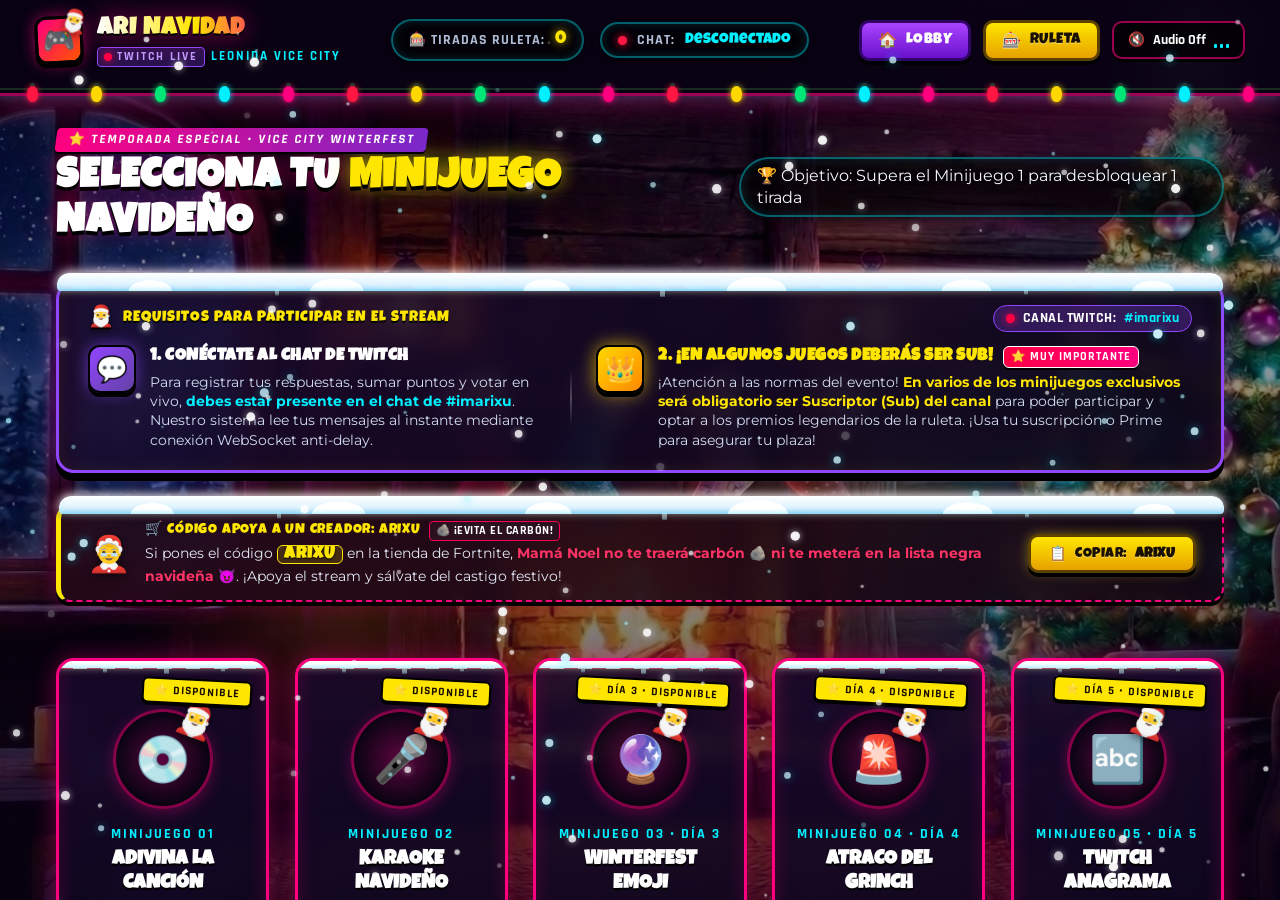
<file: index.html>
<!DOCTYPE html>
<html lang="es">
<head>
  <meta charset="UTF-8">
  <meta name="viewport" content="width=device-width, initial-scale=1.0">
  <title>Ari Navidad - Especial Twitch | GTA VI x Fortnite</title>
  <meta name="description" content="Aplicación interactiva de Navidad en Leonida (GTA VI x Fortnite) para la comunidad de Twitch. Minijuego musical y Ruleta Navideña con drop rates en vivo.">
  <meta name="theme-color" content="#ff007f">

  <!-- Open Graph / Facebook / Discord Embeds -->
  <meta property="og:type" content="website">
  <meta property="og:title" content="Ari Navidad - Especial Twitch | GTA VI x Fortnite">
  <meta property="og:description" content="¡Supera el Minijuego 1 para desbloquear 1 tirada en la Ruleta Navideña! Premios exclusivos: VIP, Subs, Skins y Tickets Dorados.">
  <meta property="og:site_name" content="Ari Navidad Twitch">

  <!-- Twitter / X Cards -->
  <meta name="twitter:card" content="summary_large_image">
  <meta name="twitter:title" content="Ari Navidad - Especial Twitch | GTA VI x Fortnite">
  <meta name="twitter:description" content="¡Supera el Minijuego 1 para desbloquear 1 tirada en la Ruleta Navideña! Premios exclusivos: VIP, Subs, Skins y Tickets Dorados.">
  
  <!-- CSS Stylesheets -->
  <link rel="stylesheet" href="./css/main.css">
  <link rel="stylesheet" href="./css/animations.css">
  <link rel="stylesheet" href="./css/components.css">
  
  <link rel="icon" href="data:image/svg+xml,<svg xmlns=%22http://www.w3.org/2000/svg%22 viewBox=%220 0 100 100%22><text y=%22.9em%22 font-size=%2290%22>🎄</text></svg>">
</head>
<body>

  <!-- Background Environment: Cozy Christmas Cabin (Fortnite x GTA VI) + Live Animations -->
  <div class="app-background">
    <div class="bg-cabin-scene"></div>
    <div class="hearth-fire-glow"></div>
    <div class="xmas-tree-glow"></div>
    <div class="sky-window-stars">
      <span class="shooting-star star-streak-1"></span>
      <span class="shooting-star star-streak-2"></span>
      <span class="shooting-star star-streak-3"></span>
    </div>
    <div class="bg-vignette-overlay"></div>
  </div>

  <!-- Interactive FX Canvases -->
  <canvas id="snow-canvas"></canvas>
  <canvas id="confetti-canvas"></canvas>

  <!-- Root Application Container -->
  <div class="app-container">

    <!-- Top Twitch Stream HUD Header -->
    <header class="stream-header">
      <!-- Channel Brand / Logo -->
      <div class="brand-box">
        <div class="brand-logo" id="header-logo">
          <span class="santa-hat">🎅</span>
          <span>🎮</span>
        </div>
        <div class="brand-text">
          <h1 class="brand-title">Ari Navidad</h1>
          <div class="brand-subtitle">
            <span class="twitch-badge"><span class="live-indicator"></span> TWITCH LIVE</span>
            <span>LEONIDA VICE CITY</span>
          </div>
        </div>
      </div>

      <!-- Header Center: Spin Token HUD & Twitch WS Connection -->
      <div class="header-center">
        <div class="hud-pill" id="hud-spins-pill">
          <span class="hud-label">🎰 Tiradas Ruleta:</span>
          <span class="hud-value gold" id="header-spin-count">0</span>
        </div>
        <div class="hud-pill" id="twitch-ws-pill" title="Conexión WebSocket en vivo con el chat de Twitch">
          <span class="twitch-status-dot connected" id="twitch-ws-dot"></span>
          <span class="hud-label">Chat:</span>
          <span class="hud-value" id="twitch-channel-display" style="font-size: 0.92rem; color: var(--gta-cyan);">#imarixu</span>
        </div>
      </div>

      <!-- Header Action Controls -->
      <div class="header-actions">
        <button class="fn-btn fn-btn-purple" id="nav-btn-lobby" onclick="window.ariNavigate('lobby')" title="Ir al Menú Principal">
          <span>🏠</span> Lobby
        </button>
        <button class="fn-btn fn-btn-gold" id="nav-btn-roulette" onclick="window.ariNavigate('roulette')" title="Ir a la Ruleta">
          <span>🎰</span> Ruleta
        </button>
        <button class="audio-toggle-btn" id="audio-toggle" title="Activar/Desactivar Sonido">
          <span id="audio-icon">🔇</span>
          <span id="audio-text">Audio Off</span>
          <div class="eq-bars">
            <span class="eq-bar"></span>
            <span class="eq-bar"></span>
            <span class="eq-bar"></span>
          </div>
        </button>
      </div>

      <!-- Christmas String Fairy Lights Garland -->
      <div class="fairy-lights-garland" id="header-garland">
        <div class="fairy-wire"></div>
        <!-- Injected via JS or markup -->
        <span class="fairy-bulb bulb-red"></span>
        <span class="fairy-bulb bulb-gold"></span>
        <span class="fairy-bulb bulb-green"></span>
        <span class="fairy-bulb bulb-cyan"></span>
        <span class="fairy-bulb bulb-pink"></span>
        <span class="fairy-bulb bulb-red"></span>
        <span class="fairy-bulb bulb-gold"></span>
        <span class="fairy-bulb bulb-green"></span>
        <span class="fairy-bulb bulb-cyan"></span>
        <span class="fairy-bulb bulb-pink"></span>
        <span class="fairy-bulb bulb-red"></span>
        <span class="fairy-bulb bulb-gold"></span>
        <span class="fairy-bulb bulb-green"></span>
        <span class="fairy-bulb bulb-cyan"></span>
        <span class="fairy-bulb bulb-pink"></span>
        <span class="fairy-bulb bulb-red"></span>
        <span class="fairy-bulb bulb-gold"></span>
        <span class="fairy-bulb bulb-green"></span>
        <span class="fairy-bulb bulb-cyan"></span>
        <span class="fairy-bulb bulb-pink"></span>
      </div>
    </header>

    <!-- Main SPA Stage for Screen Transitions (Zero Scroll) -->
    <main class="main-stage">

      <!-- ====================================================================
           VIEW 1: LOBBY PRINCIPAL (5 CARDS)
           ==================================================================== -->
      <section class="spa-view active-view" id="view-lobby">
        <div class="view-title-container">
          <div class="title-badge-group">
            <span class="season-tag">⭐ TEMPORADA ESPECIAL • VICE CITY WINTERFEST</span>
            <h2 class="main-view-title">
              Selecciona tu <span class="highlight-yellow">Minijuego</span> Navideño
            </h2>
          </div>
          <div class="lobby-quick-stat">
            <span class="hud-pill">🏆 Objetivo: Supera el Minijuego 1 para desbloquear 1 tirada</span>
          </div>
        </div>

        <!-- Caja Navideña de Requisitos de Participación: Chat de Twitch & Sub del Canal -->
        <section class="twitch-rules-banner has-snow-cap" id="twitch-participation-card">
          <div class="rules-candy-strip"></div>
          <div class="rules-badge-row">
            <span class="rules-tag"><span class="badge-icon">🎅</span> REQUISITOS PARA PARTICIPAR EN EL STREAM</span>
            <span class="twitch-live-pill">
              <span class="twitch-dot-pulse"></span> CANAL TWITCH: <strong>#imarixu</strong>
            </span>
          </div>

          <div class="rules-content-grid">
            <div class="rule-item">
              <div class="rule-icon-box twitch-icon-bg">
                <span>💬</span>
              </div>
              <div class="rule-text-group">
                <h4 class="rule-title">1. Conéctate al Chat de Twitch</h4>
                <p class="rule-desc">
                  Para registrar tus respuestas, sumar puntos y votar en vivo, <strong>debes estar presente en el chat de #imarixu</strong>. Nuestro sistema lee tus mensajes al instante mediante conexión WebSocket anti-delay.
                </p>
              </div>
            </div>

            <div class="rule-divider"></div>

            <div class="rule-item highlight-sub">
              <div class="rule-icon-box sub-icon-bg">
                <span>👑</span>
              </div>
              <div class="rule-text-group">
                <h4 class="rule-title sub-title">
                  2. ¡En algunos juegos deberás ser Sub!
                  <span class="sub-exclusive-badge">⭐ MUY IMPORTANTE</span>
                </h4>
                <p class="rule-desc">
                  ¡Atención a las normas del evento! <strong>En varios de los minijuegos exclusivos será obligatorio ser Suscriptor (Sub) del canal</strong> para poder participar y optar a los premios legendarios de la ruleta. ¡Usa tu suscripción o Prime para asegurar tu plaza!
                </p>
              </div>
            </div>
          </div>
        </section>

        <!-- Recordatorio Festivo: Código Creador Arixu & Mamá Noel -->
        <aside class="creator-code-ribbon has-snow-cap" id="creator-code-card">
          <div class="code-ribbon-left">
            <span class="code-mama-noel-icon">🤶</span>
            <div class="code-ribbon-text">
              <div class="code-ribbon-header">
                <span>🛒 CÓDIGO APOYA A UN CREADOR: ARIXU</span>
                <span class="code-badge-coal">🪨 ¡EVITA EL CARBÓN!</span>
              </div>
              <p class="code-ribbon-desc">
                Si pones el código <strong class="code-highlight">ARIXU</strong> en la tienda de Fortnite, <strong class="coal-warning">Mamá Noel no te traerá carbón 🪨 ni te meterá en la lista negra navideña 😈</strong>. ¡Apoya el stream y sálvate del castigo festivo!
              </p>
            </div>
          </div>
          <button class="fn-btn fn-btn-gold copy-code-btn" id="btn-copy-creator-code" onclick="window.ariCopyCreatorCode()">
            <span>📋</span> Copiar: <strong>ARIXU</strong>
          </button>
        </aside>

        <!-- 5 Minigame Cards Grid -->
        <div class="lobby-grid">

          <!-- CARD 1: Adivina la Canción Navideña (ACTIVO) -->
          <article class="game-card card-active has-snow-cap" id="card-minigame-1" onclick="window.ariPlayMinigame(1)">
            <div class="card-candy-border"></div>
            <span class="card-badge-status badge-open">⭐ DISPONIBLE</span>
            
            <div class="card-icon-wrapper">
              <span class="card-hat">🎅</span>
              <span class="spinning-record">💿</span>
            </div>

            <span class="card-meta-num">Minijuego 01</span>
            <h3 class="card-title">Adivina la Canción</h3>
            <p class="card-desc">
              Escucha el hit navideño en sintetizador Vice City y acierta al menos 10 de las 20 canciones antes de que termine el tiempo.
            </p>

            <div class="card-action">
              <button class="fn-btn fn-btn-pink" id="btn-play-minigame1" onclick="event.stopPropagation(); window.ariPlayMinigame(1);">
                <span>🎵</span> ¡JUGAR AHORA!
              </button>
            </div>
          </article>

          <!-- CARD 2: Karaoke Navideño (ACTIVO) -->
          <article class="game-card card-active has-snow-cap" id="card-minigame-2" onclick="window.ariPlayMinigame(2)">
            <div class="card-candy-border"></div>
            <span class="card-badge-status badge-open">⭐ DISPONIBLE</span>

            <div class="card-icon-wrapper">
              <span class="card-hat">🎅</span>
              <span>🎤</span>
            </div>

            <span class="card-meta-num">Minijuego 02</span>
            <h3 class="card-title">Karaoke Navideño</h3>
            <p class="card-desc">
              Descifra la palabra censurada en 20 rondas con anti-delay para el chat. ¡El líder gana la tirada!
            </p>

            <div class="card-action">
              <button class="fn-btn fn-btn-cyan" id="btn-play-minigame2" onclick="event.stopPropagation(); window.ariPlayMinigame(2);">
                <span>🎤</span> ¡JUGAR AHORA!
              </button>
            </div>
          </article>

          <!-- CARD 3: Winterfest Emoji Enigma (ACTIVO - DÍA 3) -->
          <article class="game-card card-active has-snow-cap" id="card-minigame-3" onclick="window.ariPlayMinigame(3)">
            <div class="card-candy-border"></div>
            <span class="card-badge-status badge-open">⭐ DÍA 3 • DISPONIBLE</span>

            <div class="card-icon-wrapper">
              <span class="card-hat">🎅</span>
              <span>🔮</span>
            </div>

            <span class="card-meta-num">Minijuego 03 • Día 3</span>
            <h3 class="card-title">Winterfest Emoji</h3>
            <p class="card-desc">
              Descifra los 25 enigmas de emojis navideños. ¡El más rápido y certero lidera y gana la tirada!
            </p>

            <div class="card-action">
              <button class="fn-btn fn-btn-gold" id="btn-play-minigame3" onclick="event.stopPropagation(); window.ariPlayMinigame(3);">
                <span>🔮</span> ¡JUGAR AHORA!
              </button>
            </div>
          </article>

          <!-- CARD 4: El Gran Atraco del Grinch (ACTIVO - DÍA 4) -->
          <article class="game-card card-active has-snow-cap" id="card-minigame-4" onclick="window.ariPlayMinigame(4)">
            <div class="card-candy-border"></div>
            <span class="card-badge-status badge-open">⭐ DÍA 4 • DISPONIBLE</span>

            <div class="card-icon-wrapper">
              <span class="card-hat">🎅</span>
              <span>🚨</span>
            </div>

            <span class="card-meta-num">Minijuego 04 • Día 4</span>
            <h3 class="card-title">Atraco del Grinch</h3>
            <p class="card-desc">
              Sintoniza la radio de Leonida y resuelve 25 casos contrarreloj. ¡Premio a los mejores reflejos y aciertos!
            </p>

            <div class="card-action">
              <button class="fn-btn fn-btn-pink" id="btn-play-minigame4" onclick="event.stopPropagation(); window.ariPlayMinigame(4);">
                <span>🚨</span> ¡JUGAR AHORA!
              </button>
            </div>
          </article>

          <!-- CARD 5: Twitch Showdown - Anagrama de Vice City (ACTIVO - DÍA 5) -->
          <article class="game-card card-active has-snow-cap" id="card-minigame-5" onclick="window.ariPlayMinigame(5)">
            <div class="card-candy-border"></div>
            <span class="card-badge-status badge-open">⭐ DÍA 5 • DISPONIBLE</span>

            <div class="card-icon-wrapper">
              <span class="card-hat">🎅</span>
              <span>🔤</span>
            </div>

            <span class="card-meta-num">Minijuego 05 • Día 5</span>
            <h3 class="card-title">Twitch Anagrama</h3>
            <p class="card-desc">
              Ordena las 25 palabras de neón desordenadas al ritmo del chat. ¡Gana el más veloz con más aciertos!
            </p>

            <div class="card-action">
              <button class="fn-btn fn-btn-cyan" id="btn-play-minigame5" onclick="event.stopPropagation(); window.ariPlayMinigame(5);">
                <span>🔤</span> ¡JUGAR AHORA!
              </button>
            </div>
          </article>

        </div>

        <!-- Lobby Bottom Banner Explainer -->
        <div class="lobby-footer-banner has-snow-cap">
          <div class="banner-left">
            <span class="banner-icon">🎁</span>
            <div>
              <div class="banner-title">¡CONSIGUE TU TIRADA EN LA RULETA NAVIDEÑA!</div>
              <div class="banner-desc">Supera con éxito el Minijuego 1 para desbloquear 1 tirada única con premios exclusivos (VIP, Subs, Skins, Picos y Tickets).</div>
            </div>
          </div>
          <button class="fn-btn fn-btn-gold" id="lobby-cta-wheel" onclick="window.ariNavigate('roulette')">
            <span>🎰</span> Ver Ruleta
          </button>
        </div>

        <!-- Footer de Copyright & Créditos: Creado por Rubenillo -->
        <footer class="app-copyright-footer">
          <div class="copyright-candy-line"></div>
          <div class="copyright-content">
            <div class="copyright-left">
              <span class="xmas-emblem">🎄</span>
              <span class="copyright-text">
                © 2024 - 2025 <strong>Ari Navidad</strong> • Todos los derechos reservados.
              </span>
            </div>
            <div class="copyright-credits">
              <span>Diseñado y Creado con magia navideña por <strong class="author-highlight">Rubenillo</strong></span>
              <span class="author-badge">🎮 CREADOR OFICIAL</span>
            </div>
          </div>
        </footer>
      </section>

      <!-- ====================================================================
           VIEW 2: MINIJUEGO 1 (ADIVINA LA CANCIÓN NAVIDEÑA)
           ==================================================================== -->
      <section class="spa-view" id="view-minigame1">
        <div class="view-title-container">
          <div class="title-badge-group">
            <span class="season-tag">🎵 RETO MUSICAL NAVIDEÑO</span>
            <h2 class="main-view-title">
              Adivina la <span class="highlight-cyan">Canción</span> Navideña
            </h2>
          </div>
          <div class="view-header-actions">
            <button class="fn-btn fn-btn-gold" id="btn-toggle-instructions-m1">
              <span>📜</span> Instrucciones
            </button>
            <button class="fn-btn fn-btn-purple btn-back-lobby" onclick="window.ariNavigate('lobby')">
              <span>⬅</span> Volver al Lobby
            </button>
          </div>
        </div>

        <!-- Apartado de Instrucciones Minijuego 1 -->
        <div class="game-instructions-card has-snow-cap" id="instructions-card-m1">
          <div class="instructions-header" id="instructions-header-m1">
            <div class="instructions-title-wrap">
              <span class="instructions-icon">📜</span>
              <h4 class="instructions-title">¿CÓMO FUNCIONA? • RETO MUSICAL (20 RONDAS)</h4>
            </div>
            <span class="instructions-toggle-pill" id="instructions-pill-m1">Ocultar ▲</span>
          </div>
          <div class="instructions-body" id="instructions-body-m1">
            <div class="instruction-step">
              <span class="step-badge">1</span>
              <div>
                <strong>Escucha la Canción:</strong> En cada una de las <strong>20 rondas</strong>, el sintetizador navideño reproducirá una melodía. Puedes usar <em>"🔁 Repetir Melodía"</em> cuantas veces necesites.
              </div>
            </div>
            <div class="instruction-step">
              <span class="step-badge">2</span>
              <div>
                <strong>Contrarreloj de 15s:</strong> Pulsa una de las 4 opciones (A, B, C o D) antes de que el temporizador llegue a cero.
              </div>
            </div>
            <div class="instruction-step">
              <span class="step-badge">3</span>
              <div>
                <strong>Objetivo de Victoria:</strong> Acierta al menos <strong>10 canciones de las 20</strong> para desbloquear <strong>1 Tirada en la Ruleta Navideña</strong> con premios exclusivos (VIP, Subs, Skins, Picos y Tickets Dorados).
              </div>
            </div>
          </div>
        </div>

        <div class="quiz-screen-layout">

          <!-- Left Column: Quiz Game Stage -->
          <div class="quiz-stage-container">
            <!-- Quiz Top HUD: Round, Score & Decisive Countdown -->
            <div class="quiz-top-hud">
              <div class="hud-stat-box">
                <span class="stat-label">Canción</span>
                <span class="stat-value" id="quiz-round-display">1 / 20</span>
              </div>
              <div class="hud-stat-box">
                <span class="stat-label">Aciertos (Meta: 10)</span>
                <span class="stat-value gold" id="quiz-score-display">0 / 20</span>
              </div>
              <div class="hud-stat-box">
                <span class="stat-label">Tiempo</span>
                <span class="stat-value" id="quiz-timer-display">15s</span>
              </div>
            </div>

            <!-- Audio Cassette / Turntable Synthesizer Deck -->
            <div class="audio-player-deck" id="quiz-player-deck">
              <div class="player-cassette-visual">
                <div class="vinyl-disc" id="quiz-vinyl">
                  <span class="vinyl-center-art">🎄</span>
                </div>
                <div class="player-wave-container">
                  <div class="wave-title">
                    <span id="player-status-icon">🔊</span>
                    <span id="player-status-text">Reproduciendo sintonía navideña...</span>
                  </div>
                  <div class="neon-equalizer-display">
                    <span class="neon-eq-col"></span>
                    <span class="neon-eq-col"></span>
                    <span class="neon-eq-col"></span>
                    <span class="neon-eq-col"></span>
                    <span class="neon-eq-col"></span>
                    <span class="neon-eq-col"></span>
                    <span class="neon-eq-col"></span>
                    <span class="neon-eq-col"></span>
                  </div>
                </div>
              </div>

              <!-- Action buttons: Start Round & Replay Melody -->
              <div class="quiz-action-bar" style="display: flex; gap: 12px; justify-content: center; align-items: center; flex-wrap: wrap;">
                <button class="fn-btn fn-btn-gold" id="btn-start-round-m1" style="font-size: 1.15rem; padding: 10px 24px;">
                  <span>▶</span> ¡EMPEZAR RONDA 1!
                </button>
                <button class="fn-btn fn-btn-cyan" id="btn-replay-song" style="display: none;">
                  <span>🔁</span> Repetir Melodía
                </button>
              </div>

              <!-- Neon Timer Bar -->
              <div class="quiz-timer-wrap">
                <div class="timer-header">
                  <span>TIEMPO RESTANTE</span>
                  <span id="timer-bar-text">100%</span>
                </div>
                <div class="timer-track">
                  <div class="timer-fill" id="quiz-timer-fill" style="width: 100%;"></div>
                </div>
              </div>
            </div>

            <!-- 4 Fortnite-style Answers Grid -->
            <div class="quiz-answers-grid" id="quiz-answers-container">
              <button class="fn-btn fn-btn-pink answer-btn" data-index="0">
                <span class="btn-letter-tag">A</span>
                <span class="btn-answer-text">Jingle Bell Rock</span>
              </button>
              <button class="fn-btn fn-btn-cyan answer-btn" data-index="1">
                <span class="btn-letter-tag">B</span>
                <span class="btn-answer-text">All I Want for Christmas Is You</span>
              </button>
              <button class="fn-btn fn-btn-purple answer-btn" data-index="2">
                <span class="btn-letter-tag">C</span>
                <span class="btn-answer-text">Feliz Navidad</span>
              </button>
              <button class="fn-btn fn-btn-green answer-btn" data-index="3">
                <span class="btn-letter-tag">D</span>
                <span class="btn-answer-text">Last Christmas</span>
              </button>
            </div>
          </div>

          <!-- Right Column: Minigame 1 Live Twitch Chat Sidebar -->
          <aside class="game-right-sidebar mode-chat" id="m1-right-sidebar">
            <div class="sidebar-twitch-chat-section">
              <div class="twitch-chat-header">
                <div class="twitch-chat-title">
                  <span class="twitch-icon-svg">🟣</span>
                  <div>
                    <div class="twitch-channel-title">CHAT EN DIRECTO</div>
                    <div class="twitch-channel-slug">
                      <span class="twitch-status-dot connected"></span>
                      <span>twitch.tv/<strong>#imarixu</strong></span>
                    </div>
                  </div>
                </div>
                <span class="twitch-msg-counter" id="m1-msg-counter">0 msgs</span>
              </div>

              <div class="chat-game-info-banner">
                <span>🎵</span> ¡El chat puede votar escribiendo <strong>A, B, C o D</strong> o el título del villancico!
              </div>

              <!-- Real-time Scrolling Messages Stream -->
              <div class="twitch-live-messages-container" id="m1-twitch-chat-feed">
                <div class="twitch-msg-item msg-system">
                  <span class="twitch-msg-badge">🔔</span>
                  <span class="twitch-msg-content">⭐ ¡Conectado al chat de #imarixu! Los mensajes en vivo aparecen aquí a la derecha.</span>
                </div>
              </div>

              <!-- Quick Chat Dock -->
              <div class="twitch-chat-dock">
                <div class="twitch-dock-row">
                  <input type="text" class="twitch-chat-input input-user" id="m1-dock-user" placeholder="Tu Usuario" value="Tú (Streamer)">
                  <input type="text" class="twitch-chat-input input-msg" id="m1-dock-msg" placeholder="Vota A, B, C, D o comenta..." autocomplete="off">
                  <button class="fn-btn fn-btn-purple btn-send-twitch" id="m1-btn-dock-send" title="Enviar al chat">
                    <span>📨</span>
                  </button>
                </div>
                <button class="fn-btn fn-btn-gold btn-sim-twitch" id="m1-btn-dock-sim" title="Simula mensajes de espectadores en el chat">
                  <span>🤖</span> Simular Chat en Vivo
                </button>
              </div>
            </div>
          </aside>

        </div>

        <!-- Footer de Copyright & Créditos: Creado por Rubenillo -->
        <footer class="app-copyright-footer">
          <div class="copyright-candy-line"></div>
          <div class="copyright-content">
            <div class="copyright-left">
              <span class="xmas-emblem">🎄</span>
              <span class="copyright-text">
                © 2024 - 2025 <strong>Ari Navidad</strong> • Todos los derechos reservados.
              </span>
            </div>
            <div class="copyright-credits">
              <span>Diseñado y Creado con magia navideña por <strong class="author-highlight">Rubenillo</strong></span>
              <span class="author-badge">🎮 CREADOR OFICIAL</span>
            </div>
          </div>
        </footer>
      </section>

      <!-- ====================================================================
           VIEW 2B: MINIJUEGO 2 (KARAOKE NAVIDEÑO VICE CITY - 20 RONDAS ANTI-DELAY)
           ==================================================================== -->
      <section class="spa-view" id="view-minigame2">
        <div class="view-title-container">
          <div class="title-badge-group">
            <span class="season-tag">🎤 RETO DE KARAOKE • ANTI-DELAY TWITCH</span>
            <h2 class="main-view-title">
              Karaoke <span class="highlight-yellow">Navideño</span> Leonida
            </h2>
          </div>
          <div class="view-header-actions">
            <button class="fn-btn fn-btn-gold" id="btn-toggle-instructions-m2">
              <span>📜</span> Instrucciones
            </button>
            <button class="fn-btn fn-btn-purple btn-back-lobby" onclick="window.ariNavigate('lobby')">
              <span>⬅</span> Volver al Lobby
            </button>
          </div>
        </div>

        <!-- Apartado de Instrucciones Minijuego 2 -->
        <div class="game-instructions-card has-snow-cap" id="instructions-card-m2">
          <div class="instructions-header" id="instructions-header-m2">
            <div class="instructions-title-wrap">
              <span class="instructions-icon">📜</span>
              <h4 class="instructions-title">¿CÓMO FUNCIONA? • KARAOKE ANTI-DELAY (20 RONDAS)</h4>
            </div>
            <span class="instructions-toggle-pill" id="instructions-pill-m2">Ocultar ▲</span>
          </div>
          <div class="instructions-body" id="instructions-body-m2">
            <div class="instruction-step">
              <span class="step-badge">1</span>
              <div>
                <strong>Palabra Censurada:</strong> Cada una de las <strong>20 rondas</strong> muestra la letra de un villancico clásico con una palabra faltante (<span class="censored-highlight">___________</span>).
              </div>
            </div>
            <div class="instruction-step">
              <span class="step-badge">2</span>
              <div>
                <strong>Tecnología Anti-Delay (15s):</strong> <em>¡Sin importar la latencia del stream de Twitch!</em> Todos los espectadores que escriban la palabra correcta en el chat durante los 15s reciben +1 punto.
              </div>
            </div>
            <div class="instruction-step">
              <span class="step-badge">3</span>
              <div>
                <strong>Participa o Simula:</strong> Escribe tu respuesta en el campo inferior y pulsa <em>"📨 Enviar"</em> o pulsa <em>"🤖 Simular Chat"</em> para generar respuestas automáticas de espectadores en vivo.
              </div>
            </div>
            <div class="instruction-step">
              <span class="step-badge">4</span>
              <div>
                <strong>Premio Top 1:</strong> Tras la Ronda 20, el líder de la clasificación se lleva <strong>1 Tirada en la Ruleta Navideña</strong>. Si hay empate, ¡se desempata al azar en vivo!
              </div>
            </div>
          </div>
        </div>

        <div class="karaoke-screen-layout">

          <!-- Left / Center: Karaoke Marquee Stage -->
          <div class="karaoke-stage-container">

            <!-- Top Mini HUD: Round Indicator + Circular Countdown Timer -->
            <div class="karaoke-top-hud">
              <div class="hud-left-meta">
                <span class="karaoke-round-pill" id="karaoke-round-badge">RONDA 1 / 20</span>
                <span class="karaoke-phase-tag phase-active" id="karaoke-phase-badge">⚡ TIEMPO PARA RESPONDER (15s)</span>
              </div>

              <!-- Overlay de Temporizador: Circular SVG Countdown Clock -->
              <div class="circular-timer-box vote-timer-overlay" id="voteTimerOverlay" title="Cuenta atrás de la ronda">
                <svg class="timer-svg" viewBox="0 0 110 110">
                  <circle class="timer-svg-bg" cx="55" cy="55" r="48"></circle>
                  <circle class="timer-svg-progress" id="timer-svg-circle" cx="55" cy="55" r="48"></circle>
                </svg>
                <span class="timer-number-center" id="timer-svg-text">15s</span>
              </div>
            </div>

            <!-- Neon Karaoke Marquee Signboard -->
            <div class="karaoke-marquee-board" id="karaoke-marquee">
              <div class="marquee-candy-border"></div>

              <div class="karaoke-song-header">
                <span class="karaoke-song-title" id="karaoke-song-title">🎵 Jingle Bells</span>
              </div>

              <div class="karaoke-lyrics-box">
                <p class="karaoke-lyrics-text" id="karaoke-lyrics-text">
                  "Jingle bells, jingle bells, jingle all the <span class="censored-highlight">___________</span>"
                </p>
              </div>

              <div class="karaoke-status-banner status-waiting" id="karaoke-status-banner">
                <span>⏳</span> ¡El chat tiene 15 segundos! Todos los que acierten se llevan +1 punto.
              </div>

              <!-- Botón de Empezar Cada Ronda (Control Streamer) -->
              <div class="karaoke-start-action-wrap" style="margin-top: 12px; display: flex; justify-content: center;">
                <button class="fn-btn fn-btn-gold" id="karaoke-btn-start-round" style="font-size: 1.15rem; padding: 11px 26px; width: 100%;">
                  <span>▶</span> ¡EMPEZAR RONDA 1 (15s)!
                </button>
              </div>
            </div>

            <!-- Bottom Response Dock & Simulated Chat Control -->
            <div class="karaoke-dock-container">
              <div class="karaoke-input-row">
                <input type="text" class="karaoke-input-field input-user-tag" id="karaoke-input-user" placeholder="Tu Usuario" value="Tú (Streamer)" title="Nombre que aparecerá en el Leaderboard">
                <input type="text" class="karaoke-input-field input-answer-box" id="karaoke-input-answer" placeholder="Escribe la palabra que falta y pulsa Enter..." autocomplete="off">
                <button class="fn-btn fn-btn-pink" id="karaoke-btn-send">
                  <span>📨</span> Enviar
                </button>
                <button class="fn-btn fn-btn-gold" id="karaoke-btn-sim-bots" title="Simula que espectadores del chat responden dentro de los 15s">
                  <span>🤖</span> Simular Chat
                </button>
              </div>

              <!-- Live Chat Responses Activity Log -->
              <div class="karaoke-chat-feed" id="karaoke-chat-feed">
                <div class="chat-log-msg system">⭐ ¡Partida lista! Tienes 15 segundos por ronda. Escribe la palabra que falta.</div>
              </div>
            </div>

          </div>

          <!-- Right Side: Sidebar with Live Twitch Chat & Clasificación (Minijuego 2) -->
          <aside class="game-right-sidebar mode-split" id="m2-right-sidebar">
            <!-- Mode Switcher Tabs -->
            <div class="sidebar-tabs-row">
              <button class="sidebar-tab-btn active" data-mode="split" onclick="window.ariSwitchSidebarTab(this, 'split')">
                <span>📑 Ambos</span>
              </button>
              <button class="sidebar-tab-btn" data-mode="chat" onclick="window.ariSwitchSidebarTab(this, 'chat')">
                <span class="twitch-tab-dot"></span>
                <span>💬 Chat Twitch</span>
                <span class="tab-badge-live">LIVE</span>
              </button>
              <button class="sidebar-tab-btn" data-mode="leaderboard" onclick="window.ariSwitchSidebarTab(this, 'leaderboard')">
                <span>🏆 Clasificación</span>
              </button>
            </div>

            <!-- 1. Leaderboard Section -->
            <div class="sidebar-leaderboard-section">
              <div class="lb-header">
                <div class="lb-title">
                  <span>🏆</span> CLASIFICACIÓN
                </div>
                <span class="lb-sub-pill" id="karaoke-total-players">0 participantes</span>
              </div>

              <div class="leaderboard-list" id="karaoke-leaderboard-list">
                <div class="leaderboard-empty">
                  <span>🎮</span>
                  <p>Aún no hay puntos. ¡Escribe en el chat para entrar en el Top 5!</p>
                </div>
              </div>

              <div class="lb-footer-note">
                <span>⚡</span> Todos los que acierten suman punto. Desempate al azar en Ronda 20.
              </div>

              <button class="fn-btn fn-btn-cyan" id="karaoke-btn-start" style="margin-top: 6px; width: 100%; padding: 6px 12px; font-size: 0.82rem;">
                <span>🔄</span> Reiniciar Partida (Ronda 1)
              </button>
            </div>

            <!-- 2. Live Twitch Chat Section -->
            <div class="sidebar-twitch-chat-section">
              <div class="twitch-chat-header">
                <div class="twitch-chat-title">
                  <span class="twitch-icon-svg">🟣</span>
                  <div>
                    <div class="twitch-channel-title">CHAT EN DIRECTO</div>
                    <div class="twitch-channel-slug">
                      <span class="twitch-status-dot connected"></span>
                      <span>twitch.tv/<strong>#imarixu</strong></span>
                    </div>
                  </div>
                </div>
                <span class="twitch-msg-counter" id="m2-msg-counter">0 msgs</span>
              </div>

              <!-- Real-time Scrolling Messages Stream -->
              <div class="twitch-live-messages-container" id="m2-twitch-chat-feed">
                <div class="twitch-msg-item msg-system">
                  <span class="twitch-msg-badge">🔔</span>
                  <span class="twitch-msg-content">⭐ Chat de #imarixu en vivo. ¡Escribe la palabra que falta aquí o en Twitch!</span>
                </div>
              </div>

              <!-- Quick Chat Dock -->
              <div class="twitch-chat-dock">
                <div class="twitch-dock-row">
                  <input type="text" class="twitch-chat-input input-user" id="m2-dock-user" placeholder="Tu Usuario" value="Tú (Streamer)">
                  <input type="text" class="twitch-chat-input input-msg" id="m2-dock-msg" placeholder="Escribe la palabra que falta..." autocomplete="off">
                  <button class="fn-btn fn-btn-purple btn-send-twitch" id="m2-btn-dock-send" title="Enviar respuesta">
                    <span>📨</span>
                  </button>
                </div>
                <button class="fn-btn fn-btn-gold btn-sim-twitch" id="m2-btn-dock-sim" style="padding: 5px 10px; font-size: 0.78rem;" title="Simula mensajes de espectadores en el chat">
                  <span>🤖</span> Simular Chat en Vivo
                </button>
              </div>
            </div>
          </aside>

        </div>

        <!-- Feed en vivo lateral emergente ('live-votos-feed') -->
        <aside class="live-votos-feed" id="live-votos-feed">
          <div class="feed-header">
            <div class="feed-title-box">
              <span class="feed-live-dot"></span>
              <span class="feed-title">ACERTANTES EN VIVO</span>
            </div>
            <span class="feed-count-badge" id="live-feed-counter">0</span>
          </div>
          <div class="feed-list" id="live-feed-list">
            <!-- Dynamic entries from Twitch chat -->
          </div>
        </aside>

        <!-- Footer de Copyright & Créditos: Creado por Rubenillo -->
        <footer class="app-copyright-footer">
          <div class="copyright-candy-line"></div>
          <div class="copyright-content">
            <div class="copyright-left">
              <span class="xmas-emblem">🎄</span>
              <span class="copyright-text">
                © 2024 - 2025 <strong>Ari Navidad</strong> • Todos los derechos reservados.
              </span>
            </div>
            <div class="copyright-credits">
              <span>Diseñado y Creado con magia navideña por <strong class="author-highlight">Rubenillo</strong></span>
              <span class="author-badge">🎮 CREADOR OFICIAL</span>
            </div>
          </div>
        </footer>
      </section>

      <!-- ====================================================================
           VIEW 2C: MINIJUEGO 3 (DÍA 3: WINTERFEST EMOJI ENIGMA - 25 RONDAS)
           ==================================================================== -->
      <section class="spa-view" id="view-minigame3">
        <div class="view-title-container">
          <div class="title-badge-group">
            <span class="season-tag">🔮 ENIGMA DE EMOJIS • DÍA 3</span>
            <h2 class="main-view-title">
              Winterfest <span class="highlight-cyan">Emoji</span> Enigma
            </h2>
          </div>
          <div class="view-header-actions">
            <button class="fn-btn fn-btn-gold" id="btn-toggle-instructions-m3">
              <span>📜</span> Instrucciones
            </button>
            <button class="fn-btn fn-btn-purple btn-back-lobby" onclick="window.ariNavigate('lobby')">
              <span>⬅</span> Volver al Lobby
            </button>
          </div>
        </div>

        <!-- Apartado de Instrucciones Minijuego 3 -->
        <div class="game-instructions-card has-snow-cap" id="instructions-card-m3">
          <div class="instructions-header" id="instructions-header-m3">
            <div class="instructions-title-wrap">
              <span class="instructions-icon">📜</span>
              <h4 class="instructions-title">¿CÓMO FUNCIONA? • RETO DE EMOJIS (25 RONDAS)</h4>
            </div>
            <span class="instructions-toggle-pill" id="instructions-pill-m3">Ocultar ▲</span>
          </div>
          <div class="instructions-body" id="instructions-body-m3">
            <div class="instruction-step">
              <span class="step-badge">1</span>
              <div>
                <strong>Descifra los Emojis:</strong> En cada una de las <strong>25 rondas</strong> se muestra una combinación de emojis con pista temática y guiones de letras.
              </div>
            </div>
            <div class="instruction-step">
              <span class="step-badge">2</span>
              <div>
                <strong>Botón de Inicio & 15s:</strong> Pulsa <em>"▶ ¡EMPEZAR RONDA!"</em> para activar los 15s contrarreloj y habilitar el chat de Twitch.
              </div>
            </div>
            <div class="instruction-step">
              <span class="step-badge">3</span>
              <div>
                <strong>Clasificación:</strong> ¡Se premia <em>al que más acierte y al más rápido</em> en responder (tiempo en segundos y bonus de reflejos)!
              </div>
            </div>
            <div class="instruction-step">
              <span class="step-badge">4</span>
              <div>
                <strong>Tirada en la Ruleta:</strong> Al finalizar las 25 rondas, el líder del ranking gana <strong>1 tirada oficial</strong> en la Ruleta Navideña.
              </div>
            </div>
          </div>
        </div>

        <div class="karaoke-screen-layout">
          <!-- Left: Emoji Stage -->
          <div class="karaoke-stage-container">
            <div class="karaoke-top-hud">
              <div class="hud-left-meta">
                <span class="karaoke-round-pill" id="m3-round-badge">RONDA 1 / 25</span>
                <span class="karaoke-phase-tag phase-active" id="m3-phase-badge">⚡ TIEMPO PARA RESPONDER (15s)</span>
              </div>
              <div class="circular-timer-box" title="Cuenta atrás">
                <svg class="timer-svg" viewBox="0 0 110 110">
                  <circle class="timer-svg-bg" cx="55" cy="55" r="48"></circle>
                  <circle class="timer-svg-progress" id="m3-timer-circle" cx="55" cy="55" r="48"></circle>
                </svg>
                <span class="timer-number-center" id="m3-timer-text">15s</span>
              </div>
            </div>

            <!-- Emoji Deck -->
            <div class="emoji-display-deck" id="m3-emoji-deck">
              <div class="marquee-candy-border"></div>
              <div style="margin-bottom: 8px;">
                <span class="karaoke-round-pill" id="m3-category-pill" style="font-size: 0.9rem; padding: 3px 10px;">🎯 PELÍCULA CLÁSICA</span>
              </div>
              <div class="emoji-big-display" id="m3-emojis-display">🟢 🧌 🎄</div>
              <div class="emoji-hint-box" id="m3-hint-text">💡 <em>Pista:</em> Criatura verde que roba la Navidad...</div>
              <div class="emoji-blanks-display" id="m3-blanks-display">_ _   _ _ _ _ _ _</div>

              <div class="karaoke-status-banner status-waiting" id="m3-status-banner" style="margin-top: 10px;">
                <span>⏳</span> ¡15 segundos! Descifra los emojis.
              </div>

              <div class="karaoke-start-action-wrap" style="margin-top: 12px; display: flex; justify-content: center;">
                <button class="fn-btn fn-btn-gold" id="m3-btn-start-round" style="font-size: 1.15rem; padding: 11px 26px; width: 100%;">
                  <span>▶</span> ¡EMPEZAR RONDA 1 / 25 (15s)!
                </button>
              </div>
            </div>

            <!-- Bottom Dock -->
            <div class="karaoke-dock-container">
              <div class="karaoke-input-row">
                <input type="text" class="karaoke-input-field input-user-tag" id="m3-input-user" placeholder="Tu Usuario" value="Tú (Streamer)">
                <input type="text" class="karaoke-input-field input-answer-box" id="m3-input-answer" placeholder="Escribe tu respuesta y pulsa Enter..." autocomplete="off">
                <button class="fn-btn fn-btn-pink" id="m3-btn-send">
                  <span>📨</span> Enviar
                </button>
                <button class="fn-btn fn-btn-gold" id="m3-btn-sim-bots" title="Simula respuestas del chat">
                  <span>🤖</span> Simular Chat
                </button>
              </div>
              <div class="karaoke-chat-feed" id="m3-chat-feed">
                <div class="chat-log-msg system">⭐ ¡Día 3 listo! Escribe en el chat o pulsa Simular Chat.</div>
              </div>
            </div>
          </div>

          <!-- Right Side: Sidebar with Live Twitch Chat & Clasificación (Minijuego 3) -->
          <aside class="game-right-sidebar mode-split" id="m3-right-sidebar">
            <!-- Mode Switcher Tabs -->
            <div class="sidebar-tabs-row">
              <button class="sidebar-tab-btn active" data-mode="split" onclick="window.ariSwitchSidebarTab(this, 'split')">
                <span>📑 Ambos</span>
              </button>
              <button class="sidebar-tab-btn" data-mode="chat" onclick="window.ariSwitchSidebarTab(this, 'chat')">
                <span class="twitch-tab-dot"></span>
                <span>💬 Chat Twitch</span>
                <span class="tab-badge-live">LIVE</span>
              </button>
              <button class="sidebar-tab-btn" data-mode="leaderboard" onclick="window.ariSwitchSidebarTab(this, 'leaderboard')">
                <span>🏆 Clasificación</span>
              </button>
            </div>

            <!-- 1. Leaderboard Section -->
            <div class="sidebar-leaderboard-section">
              <div class="lb-header">
                <div class="lb-title">
                  <span>🏆</span> CLASIFICACIÓN DÍA 3
                </div>
                <span class="lb-sub-pill" id="m3-total-players">0 participantes</span>
              </div>

              <div class="leaderboard-list" id="m3-leaderboard-list">
                <div class="leaderboard-empty">
                  <span>🔮</span>
                  <p>Aún no hay aciertos. ¡Escribe en el chat para entrar en el Top 5!</p>
                </div>
              </div>

              <div class="lb-footer-note">
                <span>⚡</span> Más aciertos + Menor tiempo de respuesta (segundos)
              </div>

              <button class="fn-btn fn-btn-cyan" id="m3-btn-reset" style="margin-top: 6px; width: 100%; padding: 6px 12px; font-size: 0.82rem;">
                <span>🔄</span> Reiniciar Partida (Ronda 1)
              </button>
            </div>

            <!-- 2. Live Twitch Chat Section -->
            <div class="sidebar-twitch-chat-section">
              <div class="twitch-chat-header">
                <div class="twitch-chat-title">
                  <span class="twitch-icon-svg">🟣</span>
                  <div>
                    <div class="twitch-channel-title">CHAT EN DIRECTO</div>
                    <div class="twitch-channel-slug">
                      <span class="twitch-status-dot connected"></span>
                      <span>twitch.tv/<strong>#imarixu</strong></span>
                    </div>
                  </div>
                </div>
                <span class="twitch-msg-counter" id="m3-msg-counter">0 msgs</span>
              </div>

              <!-- Real-time Scrolling Messages Stream -->
              <div class="twitch-live-messages-container" id="m3-twitch-chat-feed">
                <div class="twitch-msg-item msg-system">
                  <span class="twitch-msg-badge">🔔</span>
                  <span class="twitch-msg-content">⭐ Chat de #imarixu en vivo. ¡Descifra los emojis y envía tu solución aquí o en Twitch!</span>
                </div>
              </div>

              <!-- Quick Chat Dock -->
              <div class="twitch-chat-dock">
                <div class="twitch-dock-row">
                  <input type="text" class="twitch-chat-input input-user" id="m3-dock-user" placeholder="Tu Usuario" value="Tú (Streamer)">
                  <input type="text" class="twitch-chat-input input-msg" id="m3-dock-msg" placeholder="Descifra los emojis..." autocomplete="off">
                  <button class="fn-btn fn-btn-purple btn-send-twitch" id="m3-btn-dock-send" title="Enviar respuesta">
                    <span>📨</span>
                  </button>
                </div>
                <button class="fn-btn fn-btn-gold btn-sim-twitch" id="m3-btn-dock-sim" style="padding: 5px 10px; font-size: 0.78rem;" title="Simula mensajes de espectadores en el chat">
                  <span>🤖</span> Simular Chat en Vivo
                </button>
              </div>
            </div>
          </aside>
        </div>

        <footer class="app-copyright-footer">
          <div class="copyright-candy-line"></div>
          <div class="copyright-content">
            <div class="copyright-left">
              <span class="xmas-emblem">🎄</span>
              <span class="copyright-text">© 2024 - 2025 <strong>Ari Navidad</strong> • Todos los derechos reservados.</span>
            </div>
            <div class="copyright-credits">
              <span>Diseñado y Creado con magia navideña por <strong class="author-highlight">Rubenillo</strong></span>
              <span class="author-badge">🎮 CREADOR OFICIAL</span>
            </div>
          </div>
        </footer>
      </section>

      <!-- ====================================================================
           VIEW 2D: MINIJUEGO 4 (DÍA 4: EL GRAN ATRACO DEL GRINCH - 25 RONDAS)
           ==================================================================== -->
      <section class="spa-view" id="view-minigame4">
        <div class="view-title-container">
          <div class="title-badge-group">
            <span class="season-tag">🚨 RADIO DE LEONIDA • DÍA 4</span>
            <h2 class="main-view-title">
              El Gran Atraco del <span class="highlight-yellow">Grinch</span>
            </h2>
          </div>
          <div class="view-header-actions">
            <button class="fn-btn fn-btn-gold" id="btn-toggle-instructions-m4">
              <span>📜</span> Instrucciones
            </button>
            <button class="fn-btn fn-btn-purple btn-back-lobby" onclick="window.ariNavigate('lobby')">
              <span>⬅</span> Volver al Lobby
            </button>
          </div>
        </div>

        <!-- Apartado de Instrucciones Minijuego 4 -->
        <div class="game-instructions-card has-snow-cap" id="instructions-card-m4">
          <div class="instructions-header" id="instructions-header-m4">
            <div class="instructions-title-wrap">
              <span class="instructions-icon">📜</span>
              <h4 class="instructions-title">¿CÓMO FUNCIONA? • RADIO POLICIAL (25 CASOS)</h4>
            </div>
            <span class="instructions-toggle-pill" id="instructions-pill-m4">Ocultar ▲</span>
          </div>
          <div class="instructions-body" id="instructions-body-m4">
            <div class="instruction-step">
              <span class="step-badge">1</span>
              <div>
                <strong>Pistas Progresivas:</strong> En cada caso la radio revela 3 pistas (a los 0s, 4s y 8s). ¡Identifica al sospechoso o botín robado!
              </div>
            </div>
            <div class="instruction-step">
              <span class="step-badge">2</span>
              <div>
                <strong>Pulsa o Escribe:</strong> Puedes hacer clic en cualquiera de los 4 botones cómic de sospechosos o escribir el nombre en el chat.
              </div>
            </div>
            <div class="instruction-step">
              <span class="step-badge">3</span>
              <div>
                <strong>Premio a los Reflejos:</strong> Se mide <em>al más rápido y al que más acierte</em>. Cuanto antes pulses la opción correcta, ¡más puntos y mejor media de velocidad!
              </div>
            </div>
            <div class="instruction-step">
              <span class="step-badge">4</span>
              <div>
                <strong>1 Tirada VIP:</strong> El agente número 1 tras el Caso 25 gana su tirada garantizada en la Ruleta Navideña.
              </div>
            </div>
          </div>
        </div>

        <div class="karaoke-screen-layout">
          <!-- Left: Police Deck -->
          <div class="karaoke-stage-container">
            <div class="karaoke-top-hud">
              <div class="hud-left-meta">
                <span class="karaoke-round-pill" id="m4-round-badge">RONDA 1 / 25</span>
                <span class="karaoke-phase-tag phase-active" id="m4-phase-badge">⚡ TIEMPO PARA RESPONDER (15s)</span>
              </div>
              <div class="circular-timer-box" title="Cuenta atrás">
                <svg class="timer-svg" viewBox="0 0 110 110">
                  <circle class="timer-svg-bg" cx="55" cy="55" r="48"></circle>
                  <circle class="timer-svg-progress" id="m4-timer-circle" cx="55" cy="55" r="48"></circle>
                </svg>
                <span class="timer-number-center" id="m4-timer-text">15s</span>
              </div>
            </div>

            <!-- Police Deck -->
            <div class="police-radio-deck" id="m4-police-deck">
              <div class="police-siren-bar">
                <span class="siren-red"></span>
                <span class="siren-blue"></span>
              </div>

              <div class="karaoke-song-header">
                <span class="karaoke-song-title" id="m4-case-title">🚨 CASO #1: <span style="color: var(--fn-yellow);">SOSPECHOSO DE ROJO</span></span>
              </div>

              <div class="police-clues-container">
                <div class="police-clue-item clue-revealed" id="m4-clue-1"><strong>Pista 1:</strong> "Viste traje rojo aterciopelado..."</div>
                <div class="police-clue-item clue-locked" id="m4-clue-2"><strong>Pista 2:</strong> <em>[Bloqueada hasta los 4s]</em></div>
                <div class="police-clue-item clue-locked" id="m4-clue-3"><strong>Pista 3:</strong> <em>[Bloqueada hasta los 8s]</em></div>
              </div>

              <!-- 4 Options Grid -->
              <div class="police-options-grid">
                <button class="fn-btn answer-btn opt-style-0" id="m4-opt-0">
                  <span class="btn-letter-tag">A</span>
                  <span class="btn-answer-text">Papá Noel</span>
                </button>
                <button class="fn-btn answer-btn opt-style-1" id="m4-opt-1">
                  <span class="btn-letter-tag">B</span>
                  <span class="btn-answer-text">El Grinch</span>
                </button>
                <button class="fn-btn answer-btn opt-style-2" id="m4-opt-2">
                  <span class="btn-letter-tag">C</span>
                  <span class="btn-answer-text">Duende Verde</span>
                </button>
                <button class="fn-btn answer-btn opt-style-3" id="m4-opt-3">
                  <span class="btn-letter-tag">D</span>
                  <span class="btn-answer-text">Tommy Vercetti</span>
                </button>
              </div>

              <div class="karaoke-status-banner status-waiting" id="m4-status-banner" style="margin-top: 10px;">
                <span>⏳</span> ¡15 segundos! Pulsa la opción correcta o escríbela en el chat.
              </div>

              <div class="karaoke-start-action-wrap" style="margin-top: 12px; display: flex; justify-content: center;">
                <button class="fn-btn fn-btn-gold" id="m4-btn-start-round" style="font-size: 1.15rem; padding: 11px 26px; width: 100%;">
                  <span>▶</span> ¡EMPEZAR RONDA 1 / 25 (15s)!
                </button>
              </div>
            </div>

            <!-- Bottom Dock -->
            <div class="karaoke-dock-container">
              <div class="karaoke-input-row">
                <input type="text" class="karaoke-input-field input-user-tag" id="m4-input-user" placeholder="Tu Usuario" value="Tú (Streamer)">
                <input type="text" class="karaoke-input-field input-answer-box" id="m4-input-answer" placeholder="O escribe el sospechoso aquí..." autocomplete="off">
                <button class="fn-btn fn-btn-pink" id="m4-btn-send">
                  <span>📨</span> Enviar
                </button>
                <button class="fn-btn fn-btn-gold" id="m4-btn-sim-bots" title="Simula respuestas del chat">
                  <span>🤖</span> Simular Chat
                </button>
              </div>
              <div class="karaoke-chat-feed" id="m4-chat-feed">
                <div class="chat-log-msg system">⭐ ¡Día 4 listo! Responde mediante botones o chat.</div>
              </div>
            </div>
          </div>

          <!-- Right Side: Sidebar with Live Twitch Chat & Clasificación (Minijuego 4) -->
          <aside class="game-right-sidebar mode-split" id="m4-right-sidebar">
            <!-- Mode Switcher Tabs -->
            <div class="sidebar-tabs-row">
              <button class="sidebar-tab-btn active" data-mode="split" onclick="window.ariSwitchSidebarTab(this, 'split')">
                <span>📑 Ambos</span>
              </button>
              <button class="sidebar-tab-btn" data-mode="chat" onclick="window.ariSwitchSidebarTab(this, 'chat')">
                <span class="twitch-tab-dot"></span>
                <span>💬 Chat Twitch</span>
                <span class="tab-badge-live">LIVE</span>
              </button>
              <button class="sidebar-tab-btn" data-mode="leaderboard" onclick="window.ariSwitchSidebarTab(this, 'leaderboard')">
                <span>🏆 Clasificación</span>
              </button>
            </div>

            <!-- 1. Leaderboard Section -->
            <div class="sidebar-leaderboard-section">
              <div class="lb-header">
                <div class="lb-title">
                  <span>🏆</span> CLASIFICACIÓN DÍA 4
                </div>
                <span class="lb-sub-pill" id="m4-total-players">0 agentes</span>
              </div>

              <div class="leaderboard-list" id="m4-leaderboard-list">
                <div class="leaderboard-empty">
                  <span>🚨</span>
                  <p>Aún no hay sospechosos capturados. ¡Responde rápido para entrar al Top 5!</p>
                </div>
              </div>

              <div class="lb-footer-note">
                <span>⚡</span> Más casos resueltos + Menor tiempo de respuesta
              </div>

              <button class="fn-btn fn-btn-cyan" id="m4-btn-reset" style="margin-top: 6px; width: 100%; padding: 6px 12px; font-size: 0.82rem;">
                <span>🔄</span> Reiniciar Partida (Ronda 1)
              </button>
            </div>

            <!-- 2. Live Twitch Chat Section -->
            <div class="sidebar-twitch-chat-section">
              <div class="twitch-chat-header">
                <div class="twitch-chat-title">
                  <span class="twitch-icon-svg">🟣</span>
                  <div>
                    <div class="twitch-channel-title">CHAT EN DIRECTO</div>
                    <div class="twitch-channel-slug">
                      <span class="twitch-status-dot connected"></span>
                      <span>twitch.tv/<strong>#imarixu</strong></span>
                    </div>
                  </div>
                </div>
                <span class="twitch-msg-counter" id="m4-msg-counter">0 msgs</span>
              </div>

              <!-- Real-time Scrolling Messages Stream -->
              <div class="twitch-live-messages-container" id="m4-twitch-chat-feed">
                <div class="twitch-msg-item msg-system">
                  <span class="twitch-msg-badge">🔔</span>
                  <span class="twitch-msg-content">⭐ Chat de #imarixu en vivo. ¡El chat puede pulsar A, B, C, D o escribir el sospechoso!</span>
                </div>
              </div>

              <!-- Quick Chat Dock -->
              <div class="twitch-chat-dock">
                <div class="twitch-dock-row">
                  <input type="text" class="twitch-chat-input input-user" id="m4-dock-user" placeholder="Tu Usuario" value="Tú (Streamer)">
                  <input type="text" class="twitch-chat-input input-msg" id="m4-dock-msg" placeholder="Escribe el sospechoso o comenta..." autocomplete="off">
                  <button class="fn-btn fn-btn-purple btn-send-twitch" id="m4-btn-dock-send" title="Enviar respuesta">
                    <span>📨</span>
                  </button>
                </div>
                <button class="fn-btn fn-btn-gold btn-sim-twitch" id="m4-btn-dock-sim" style="padding: 5px 10px; font-size: 0.78rem;" title="Simula mensajes de espectadores en el chat">
                  <span>🤖</span> Simular Chat en Vivo
                </button>
              </div>
            </div>
          </aside>
        </div>

        <footer class="app-copyright-footer">
          <div class="copyright-candy-line"></div>
          <div class="copyright-content">
            <div class="copyright-left">
              <span class="xmas-emblem">🎄</span>
              <span class="copyright-text">© 2024 - 2025 <strong>Ari Navidad</strong> • Todos los derechos reservados.</span>
            </div>
            <div class="copyright-credits">
              <span>Diseñado y Creado con magia navideña por <strong class="author-highlight">Rubenillo</strong></span>
              <span class="author-badge">🎮 CREADOR OFICIAL</span>
            </div>
          </div>
        </footer>
      </section>

      <!-- ====================================================================
           VIEW 2E: MINIJUEGO 5 (DÍA 5: TWITCH SHOWDOWN - ANAGRAMA DE VICE CITY)
           ==================================================================== -->
      <section class="spa-view" id="view-minigame5">
        <div class="view-title-container">
          <div class="title-badge-group">
            <span class="season-tag">🔤 ANAGRAMA DE NEÓN • DÍA 5</span>
            <h2 class="main-view-title">
              Twitch Showdown <span class="highlight-pink">Anagrama</span>
            </h2>
          </div>
          <div class="view-header-actions">
            <button class="fn-btn fn-btn-gold" id="btn-toggle-instructions-m5">
              <span>📜</span> Instrucciones
            </button>
            <button class="fn-btn fn-btn-purple btn-back-lobby" onclick="window.ariNavigate('lobby')">
              <span>⬅</span> Volver al Lobby
            </button>
          </div>
        </div>

        <!-- Apartado de Instrucciones Minijuego 5 -->
        <div class="game-instructions-card has-snow-cap" id="instructions-card-m5">
          <div class="instructions-header" id="instructions-header-m5">
            <div class="instructions-title-wrap">
              <span class="instructions-icon">📜</span>
              <h4 class="instructions-title">¿CÓMO FUNCIONA? • ANAGRAMAS DE VICE CITY (25 RONDAS)</h4>
            </div>
            <span class="instructions-toggle-pill" id="instructions-pill-m5">Ocultar ▲</span>
          </div>
          <div class="instructions-body" id="instructions-body-m5">
            <div class="instruction-step">
              <span class="step-badge">1</span>
              <div>
                <strong>Letras Desordenadas:</strong> En cada ronda las letras de una palabra navideña o festiva aparecen caóticamente desordenadas en mosaicos de neón.
              </div>
            </div>
            <div class="instruction-step">
              <span class="step-badge">2</span>
              <div>
                <strong>Botón de Comienzo & 15s:</strong> Pulsa <em>"▶ ¡EMPEZAR RONDA!"</em> para activar la cuenta regresiva de 15 segundos.
              </div>
            </div>
            <div class="instruction-step">
              <span class="step-badge">3</span>
              <div>
                <strong>El Más Rápido & Certero:</strong> ¡Gana quien más palabras descifre con el menor tiempo de respuesta! Los segundos cuentan para el desempate.
              </div>
            </div>
            <div class="instruction-step">
              <span class="step-badge">4</span>
              <div>
                <strong>Gran Final:</strong> El campeón absoluto de la Ronda 25 gana <strong>1 tirada garantizada</strong> en la Ruleta Navideña VIP.
              </div>
            </div>
          </div>
        </div>

        <div class="karaoke-screen-layout">
          <!-- Left: Anagram Stage -->
          <div class="karaoke-stage-container">
            <div class="karaoke-top-hud">
              <div class="hud-left-meta">
                <span class="karaoke-round-pill" id="m5-round-badge">RONDA 1 / 25</span>
                <span class="karaoke-phase-tag phase-active" id="m5-phase-badge">⚡ TIEMPO PARA RESPONDER (15s)</span>
              </div>
              <div class="circular-timer-box" title="Cuenta atrás">
                <svg class="timer-svg" viewBox="0 0 110 110">
                  <circle class="timer-svg-bg" cx="55" cy="55" r="48"></circle>
                  <circle class="timer-svg-progress" id="m5-timer-circle" cx="55" cy="55" r="48"></circle>
                </svg>
                <span class="timer-number-center" id="m5-timer-text">15s</span>
              </div>
            </div>

            <!-- Anagram Board -->
            <div class="anagram-neon-board" id="m5-anagram-board">
              <div class="marquee-candy-border"></div>
              <div style="margin-bottom: 8px;">
                <span class="karaoke-round-pill" id="m5-length-pill" style="font-size: 0.9rem; padding: 3px 10px;">🔤 4 LETRAS</span>
              </div>

              <!-- Animated Neon Tiles -->
              <div class="anagram-tiles-wrap" id="m5-tiles-container">
                <div class="anagram-neon-tile">R</div>
                <div class="anagram-neon-tile">E</div>
                <div class="anagram-neon-tile">O</div>
                <div class="anagram-neon-tile">N</div>
              </div>

              <div class="emoji-hint-box" id="m5-hint-text">💡 <em>Pista:</em> Fiel cuadrúpedo volador con astas mágicas...</div>

              <div class="karaoke-status-banner status-waiting" id="m5-status-banner" style="margin-top: 10px;">
                <span>⏳</span> ¡15 segundos! Ordena las letras y escribe la palabra correcta.
              </div>

              <div class="karaoke-start-action-wrap" style="margin-top: 12px; display: flex; justify-content: center;">
                <button class="fn-btn fn-btn-gold" id="m5-btn-start-round" style="font-size: 1.15rem; padding: 11px 26px; width: 100%;">
                  <span>▶</span> ¡EMPEZAR RONDA 1 / 25 (15s)!
                </button>
              </div>
            </div>

            <!-- Bottom Dock -->
            <div class="karaoke-dock-container">
              <div class="karaoke-input-row">
                <input type="text" class="karaoke-input-field input-user-tag" id="m5-input-user" placeholder="Tu Usuario" value="Tú (Streamer)">
                <input type="text" class="karaoke-input-field input-answer-box" id="m5-input-answer" placeholder="Escribe la palabra ordenada y pulsa Enter..." autocomplete="off">
                <button class="fn-btn fn-btn-pink" id="m5-btn-send">
                  <span>📨</span> Enviar
                </button>
                <button class="fn-btn fn-btn-gold" id="m5-btn-sim-bots" title="Simula respuestas del chat">
                  <span>🤖</span> Simular Chat
                </button>
              </div>
              <div class="karaoke-chat-feed" id="m5-chat-feed">
                <div class="chat-log-msg system">⭐ ¡Día 5 listo! Descifra el anagrama en el chat.</div>
              </div>
            </div>
          </div>

          <!-- Right Side: Sidebar with Live Twitch Chat & Clasificación (Minijuego 5) -->
          <aside class="game-right-sidebar mode-split" id="m5-right-sidebar">
            <!-- Mode Switcher Tabs -->
            <div class="sidebar-tabs-row">
              <button class="sidebar-tab-btn active" data-mode="split" onclick="window.ariSwitchSidebarTab(this, 'split')">
                <span>📑 Ambos</span>
              </button>
              <button class="sidebar-tab-btn" data-mode="chat" onclick="window.ariSwitchSidebarTab(this, 'chat')">
                <span class="twitch-tab-dot"></span>
                <span>💬 Chat Twitch</span>
                <span class="tab-badge-live">LIVE</span>
              </button>
              <button class="sidebar-tab-btn" data-mode="leaderboard" onclick="window.ariSwitchSidebarTab(this, 'leaderboard')">
                <span>🏆 Clasificación</span>
              </button>
            </div>

            <!-- 1. Leaderboard Section -->
            <div class="sidebar-leaderboard-section">
              <div class="lb-header">
                <div class="lb-title">
                  <span>🏆</span> CLASIFICACIÓN DÍA 5
                </div>
                <span class="lb-sub-pill" id="m5-total-players">0 concursantes</span>
              </div>

              <div class="leaderboard-list" id="m5-leaderboard-list">
                <div class="leaderboard-empty">
                  <span>🔤</span>
                  <p>Aún no hay anagramas resueltos. ¡Escribe la palabra para entrar al Top 5!</p>
                </div>
              </div>

              <div class="lb-footer-note">
                <span>⚡</span> Más anagramas resueltos + Menor tiempo de respuesta
              </div>

              <button class="fn-btn fn-btn-cyan" id="m5-btn-reset" style="margin-top: 6px; width: 100%; padding: 6px 12px; font-size: 0.82rem;">
                <span>🔄</span> Reiniciar Partida (Ronda 1)
              </button>
            </div>

            <!-- 2. Live Twitch Chat Section -->
            <div class="sidebar-twitch-chat-section">
              <div class="twitch-chat-header">
                <div class="twitch-chat-title">
                  <span class="twitch-icon-svg">🟣</span>
                  <div>
                    <div class="twitch-channel-title">CHAT EN DIRECTO</div>
                    <div class="twitch-channel-slug">
                      <span class="twitch-status-dot connected"></span>
                      <span>twitch.tv/<strong>#imarixu</strong></span>
                    </div>
                  </div>
                </div>
                <span class="twitch-msg-counter" id="m5-msg-counter">0 msgs</span>
              </div>

              <!-- Real-time Scrolling Messages Stream -->
              <div class="twitch-live-messages-container" id="m5-twitch-chat-feed">
                <div class="twitch-msg-item msg-system">
                  <span class="twitch-msg-badge">🔔</span>
                  <span class="twitch-msg-content">⭐ Chat de #imarixu en vivo. ¡Descifra la palabra y escríbela en el chat!</span>
                </div>
              </div>

              <!-- Quick Chat Dock -->
              <div class="twitch-chat-dock">
                <div class="twitch-dock-row">
                  <input type="text" class="twitch-chat-input input-user" id="m5-dock-user" placeholder="Tu Usuario" value="Tú (Streamer)">
                  <input type="text" class="twitch-chat-input input-msg" id="m5-dock-msg" placeholder="Escribe la palabra ordenada..." autocomplete="off">
                  <button class="fn-btn fn-btn-purple btn-send-twitch" id="m5-btn-dock-send" title="Enviar respuesta">
                    <span>📨</span>
                  </button>
                </div>
                <button class="fn-btn fn-btn-gold btn-sim-twitch" id="m5-btn-dock-sim" style="padding: 5px 10px; font-size: 0.78rem;" title="Simula mensajes de espectadores en el chat">
                  <span>🤖</span> Simular Chat en Vivo
                </button>
              </div>
            </div>
          </aside>
        </div>

        <footer class="app-copyright-footer">
          <div class="copyright-candy-line"></div>
          <div class="copyright-content">
            <div class="copyright-left">
              <span class="xmas-emblem">🎄</span>
              <span class="copyright-text">© 2024 - 2025 <strong>Ari Navidad</strong> • Todos los derechos reservados.</span>
            </div>
            <div class="copyright-credits">
              <span>Diseñado y Creado con magia navideña por <strong class="author-highlight">Rubenillo</strong></span>
              <span class="author-badge">🎮 CREADOR OFICIAL</span>
            </div>
          </div>
        </footer>
      </section>

      <!-- ====================================================================
           VIEW 3: RULETA NAVIDEÑA (WHEEL + EXACT DROP RATES PANEL)
           ==================================================================== -->
      <section class="spa-view" id="view-roulette">
        <div class="view-title-container">
          <div class="title-badge-group">
            <span class="season-tag">🎰 CASINO DE LEONIDA • RULETA NAVIDEÑA</span>
            <h2 class="main-view-title">
              Ruleta Navideña <span class="highlight-yellow">VIP</span>
            </h2>
          </div>
          <button class="fn-btn fn-btn-purple btn-back-lobby" onclick="window.ariNavigate('lobby')">
            <span>⬅</span> Volver al Lobby
          </button>
        </div>

        <div class="roulette-screen-layout">

          <!-- Left / Center: Festive Christmas Roulette Wheel -->
          <div class="wheel-stage-container">
            <div class="wheel-outer-bezel" id="wheel-bezel">
              <!-- Santa Hat on top -->
              <div class="wheel-santa-cap">🎅</div>

              <!-- Top Pointer Flapper -->
              <div class="wheel-pointer-assembly" id="wheel-pointer">
                <div class="wheel-pointer-triangle"></div>
              </div>

              <!-- Ring of 16 Fairy Lights around bezel -->
              <div class="wheel-lights-ring" id="wheel-lights-ring"></div>

              <!-- Canvas of 24 Slices -->
              <canvas id="wheel-canvas" width="400" height="400"></canvas>

              <!-- Central Gold Ornament Hub -->
              <div class="wheel-center-hub">
                <span>⭐</span>
              </div>
            </div>

            <!-- Controls below the wheel -->
            <div class="wheel-controls">
              <button class="fn-btn fn-btn-gold wheel-spin-btn" id="btn-spin-wheel">
                <span>🎰</span> ¡GIRAR RULETA!
              </button>
              <button class="fn-btn fn-btn-cyan" id="btn-demo-spin" style="font-size: 0.9rem; padding: 7px 18px;" title="Probar giro con probabilidades matemáticas reales">
                <span>🧪</span> Modo Prueba (Giro de Demostración)
              </button>
              <div class="spin-status-note" id="spin-status-feedback">
                🔒 Requiere ganar el Minijuego 1 para desbloquear 1 tirada oficial
              </div>
            </div>
          </div>

          <!-- Right Side: Drop Rates & Odds Legend Panel -->
          <aside class="drop-rates-panel has-snow-cap">
            <div class="panel-header">
              <h3 class="panel-title">
                <span>📜</span> LEYENDA DE PREMIOS & PROBABILIDADES
              </h3>
              <span class="sub-tag">MATEMÁTICA EXACTA DROP RATES (TOTAL 100%)</span>
            </div>

            <div class="odds-list" id="odds-list-container">
              <!-- Rendered via JS with exact drop rates & rarity badges -->
            </div>
          </aside>

        </div>

        <!-- Footer de Copyright & Créditos: Creado por Rubenillo -->
        <footer class="app-copyright-footer">
          <div class="copyright-candy-line"></div>
          <div class="copyright-content">
            <div class="copyright-left">
              <span class="xmas-emblem">🎄</span>
              <span class="copyright-text">
                © 2024 - 2025 <strong>Ari Navidad</strong> • Todos los derechos reservados.
              </span>
            </div>
            <div class="copyright-credits">
              <span>Diseñado y Creado con magia navideña por <strong class="author-highlight">Rubenillo</strong></span>
              <span class="author-badge">🎮 CREADOR OFICIAL</span>
            </div>
          </div>
        </footer>
      </section>

    </main>
  </div>

  <!-- ======================================================================
       CAJA DESTACADA (ESTILO ILLOJUAN) - POP-IN AL ACERTAR EN EL CHAT
       ====================================================================== -->
  <div class="current-voter-box" id="currentVoterBox">
    <div class="voter-box-candy-bar"></div>
    <div class="voter-box-tag">
      <span class="voter-sparkle">✨</span>
      <span>¡ACIERTO EN EL CHAT!</span>
      <span class="voter-sparkle">✨</span>
    </div>
    <div class="voter-name" id="currentVoterName">NOMBRE_USUARIO</div>
    <div class="voter-score-badge">⭐ +1 PUNTO REGISTRADO</div>
  </div>

  <!-- ======================================================================
       MODAL 1: VICTORIA ROYALE EN MINIJUEGO 1 (DESBLOQUEO DE TIRADA)
       ====================================================================== -->
  <div class="modal-overlay" id="modal-victory">
    <div class="modal-card">
      <h2 class="modal-slam-banner">¡VICTORIA ROYALE! 👑</h2>
      <div class="modal-sub-banner">¡HAS SUPERADO EL MINIJUEGO NAVIDEÑO!</div>

      <div class="modal-prize-box">
        <span class="modal-prize-icon">🎰</span>
        <h3 class="modal-prize-name">¡1 TIRADA DESBLOQUEADA!</h3>
        <p class="modal-prize-details">
          Tienes exactamente 1 tirada garantizada en la Ruleta Navideña de Leonida.
          ¡Gira ahora para descubrir tu premio especial del stream!
        </p>
      </div>

      <div class="modal-actions">
        <button class="fn-btn fn-btn-gold" id="btn-modal-go-roulette" onclick="window.ariNavigate('roulette')" style="font-size: 1.25rem; padding: 14px;">
          <span>🎰</span> ¡IR A LA RULETA NAVIDEÑA!
        </button>
        <button class="fn-btn fn-btn-purple" id="btn-modal-victory-lobby" onclick="window.ariNavigate('lobby')">
          <span>🏠</span> Volver al Lobby
        </button>
      </div>
    </div>
  </div>

  <!-- ======================================================================
       MODAL 1B: VICTORIA EN MINIJUEGO 2 (KARAOKE NAVIDEÑO - GANADOR TOP 1)
       ====================================================================== -->
  <div class="modal-overlay" id="modal-karaoke-victory">
    <div class="modal-card">
      <h2 class="modal-slam-banner">¡VICTORIA ROYALE! 🎤👑</h2>
      <div class="modal-sub-banner" id="karaoke-victory-sub">FIN DE LAS 20 RONDAS • CLASIFICACIÓN FINAL</div>

      <div class="modal-prize-box" style="border-color: var(--fn-yellow);">
        <span class="modal-prize-icon">🏆</span>
        <h3 class="modal-prize-name" id="karaoke-winner-name">TÚ (STREAMER)</h3>
        <p class="modal-prize-details" id="karaoke-winner-details">
          ¡Campeón indiscutible del Karaoke de Leonida! Se desbloquea 1 tirada única en la Ruleta Navideña.
        </p>
      </div>

      <div class="modal-actions">
        <button class="fn-btn fn-btn-gold" id="btn-karaoke-go-roulette" onclick="window.ariNavigate('roulette')" style="font-size: 1.25rem; padding: 14px;">
          <span>🎰</span> ¡IR A LA RULETA NAVIDEÑA!
        </button>
        <button class="fn-btn fn-btn-purple" id="btn-karaoke-victory-lobby" onclick="window.ariNavigate('lobby')">
          <span>🏠</span> Volver al Lobby
        </button>
      </div>
    </div>
  </div>

  <!-- ======================================================================
       MODAL 1C: VICTORIA EN MINIJUEGOS 3, 4 Y 5 (DÍAS 3, 4 Y 5 - 25 RONDAS)
       ====================================================================== -->
  <div class="modal-overlay" id="modal-minigame-victory">
    <div class="modal-card">
      <h2 class="modal-slam-banner">¡VICTORIA ROYALE! 👑⚡</h2>
      <div class="modal-sub-banner" id="minigame-victory-sub">FIN DE LAS 25 RONDAS • CLASIFICACIÓN FINAL</div>

      <div class="modal-prize-box" style="border-color: var(--gta-cyan);">
        <span class="modal-prize-icon" id="minigame-winner-icon">🏆</span>
        <h3 class="modal-prize-name" id="minigame-winner-name">TÚ (STREAMER)</h3>
        <p class="modal-prize-details" id="minigame-winner-details">
          ¡Campeón indiscutible! Mayor número de aciertos y mejor velocidad media. Se desbloquea 1 tirada en la Ruleta Navideña.
        </p>
      </div>

      <div class="modal-actions">
        <button class="fn-btn fn-btn-gold" id="btn-minigame-go-roulette" onclick="window.ariNavigate('roulette')" style="font-size: 1.25rem; padding: 14px;">
          <span>🎰</span> ¡IR A LA RULETA NAVIDEÑA!
        </button>
        <button class="fn-btn fn-btn-purple" id="btn-minigame-victory-lobby" onclick="window.ariNavigate('lobby')">
          <span>🏠</span> Volver al Lobby
        </button>
      </div>
    </div>
  </div>

  <!-- ======================================================================
       MODAL 2: PREMIO OBTENIDO EN RULETA (GTA MISSION PASSED STYLE)
       ====================================================================== -->
  <div class="modal-overlay" id="modal-prize-won">
    <div class="modal-card">
      <h2 class="modal-slam-banner" style="color: var(--gta-cyan);">¡PREMIO OBTENIDO! 🎁</h2>
      <div class="modal-sub-banner" id="modal-passed-subtitle">MISSION PASSED • RECOMPENSA DE LEONIDA</div>

      <div class="modal-prize-box" style="border-color: var(--gta-cyan);">
        <span class="modal-prize-icon" id="won-prize-icon">👑</span>
        <h3 class="modal-prize-name" id="won-prize-name">VIP DEL CANAL</h3>
        <p class="modal-prize-details" id="won-prize-desc">
          ¡Felicidades! Has conseguido el premio legendario con un 1% de probabilidad exacta.
        </p>
      </div>

      <div class="modal-actions">
        <button class="fn-btn fn-btn-green" id="btn-claim-chat" style="font-size: 1.15rem; padding: 12px;">
          <span>💬</span> ¡RECLAMAR EN TWITCH!
        </button>
        <button class="fn-btn fn-btn-purple" id="btn-prize-done">
          <span>🏠</span> Volver al Lobby
        </button>
      </div>
    </div>
  </div>

  <!-- Toast Notice (Locked Vault Feedback) -->
  <div class="toast-notice" id="toast-notice">
    <span id="toast-icon">🔒</span>
    <span id="toast-message">Bóveda sellada</span>
  </div>

  <!-- JavaScript Application Script (Compatible with file:// and http/https) -->
  <script src="./js/bundle.js"></script>

</body>
</html>
</file>
<file: css/main.css>
/* ==========================================================================
   ARI-NAVIDAD: THEME GTA VI x FORTNITE x NAVIDAD FIESTA
   Main Stylesheet, CSS Variables, Reset & Global Layout
   ========================================================================== */

@import url('https://fonts.googleapis.com/css2?family=Bangers&family=Luckiest+Guy&family=Montserrat:ital,wght@0,400;0,700;0,900;1,900&family=Rajdhani:wght@600;700&display=swap');

:root {
  /* GTA VI / Vice City Neon Colors */
  --gta-pink: #ff007f;
  --gta-cyan: #00f0ff;
  --gta-purple: #7928ca;
  --gta-sunset-orange: #ff5500;
  --gta-sunset-gold: #ffaa00;
  --gta-dark-bg: #090314;
  --gta-card-bg: rgba(18, 9, 36, 0.88);
  --gta-card-border: rgba(255, 0, 127, 0.45);

  /* Fortnite Punchy Cartoon Palette */
  --fn-yellow: #ffe600;
  --fn-blue: #0084ff;
  --fn-purple: #a824ff;
  --fn-dark-border: #0c0d14;
  --fn-shadow-color: rgba(0, 0, 0, 0.85);

  /* Navidad Festiva Palette */
  --xmas-red: #ff1e42;
  --xmas-green: #00e676;
  --xmas-dark-green: #065e38;
  --xmas-gold: #ffd700;
  --xmas-white: #f5f8ff;
  --candy-red: #d90429;
  --candy-white: #ffffff;

  /* Typography */
  --font-display: 'Luckiest Guy', cursive, sans-serif;
  --font-comic: 'Bangers', cursive, sans-serif;
  --font-sans: 'Montserrat', -apple-system, BlinkMacSystemFont, sans-serif;
  --font-hud: 'Rajdhani', sans-serif;

  /* Dimensions */
  --header-height: 96px;
  --max-content-width: 1400px;
}

/* Base Reset */
*, *::before, *::after {
  box-sizing: border-box;
  margin: 0;
  padding: 0;
  user-select: none;
  -webkit-user-select: none;
}

html, body {
  width: 100%;
  height: 100%;
  overflow: hidden; /* Strict SPA single page without vertical scroll */
  background-color: var(--gta-dark-bg);
  color: var(--xmas-white);
  font-family: var(--font-sans);
  font-size: 16px;
  line-height: 1.4;
  position: relative;
}

/* Background Scene: Fortnite x GTA VI Cozy Christmas Cabin + Live Animations */
.app-background {
  position: fixed;
  inset: 0;
  z-index: 0;
  pointer-events: none;
  overflow: hidden;
  background-color: #0c0519;
}

.bg-cabin-scene {
  position: absolute;
  inset: -15px;
  background: url('../assets/christmas_cabin_bg.jpg?v=3') center center / cover no-repeat;
  filter: brightness(0.95) saturate(1.15) contrast(1.05);
  transform: scale(1.02);
  animation: cabinAmbientBreathe 24s ease-in-out infinite alternate;
}

@keyframes cabinAmbientBreathe {
  0% { transform: scale(1.02) translate(0, 0); }
  50% { transform: scale(1.035) translate(-4px, -2px); }
  100% { transform: scale(1.02) translate(2px, 1px); }
}

/* Fireplace Hearth Flickering Glow */
.hearth-fire-glow {
  position: absolute;
  left: 10%;
  bottom: 12%;
  width: 440px;
  height: 380px;
  background: radial-gradient(circle, rgba(255, 120, 0, 0.45) 0%, rgba(255, 45, 0, 0.22) 42%, transparent 75%);
  filter: blur(28px);
  mix-blend-mode: screen;
  pointer-events: none;
  animation: hearthFlicker 3s infinite alternate ease-in-out;
}

@keyframes hearthFlicker {
  0% { opacity: 0.65; transform: scale(0.96) translate(0, 0); }
  25% { opacity: 0.95; transform: scale(1.06) translate(2px, -3px); }
  50% { opacity: 0.72; transform: scale(0.98) translate(-1px, 2px); }
  75% { opacity: 1; transform: scale(1.08) translate(3px, -2px); }
  100% { opacity: 0.78; transform: scale(1.02) translate(-2px, 1px); }
}

/* Christmas Tree Twinkling Glow & Light Refraction */
.xmas-tree-glow {
  position: absolute;
  right: 12%;
  bottom: 10%;
  width: 460px;
  height: 500px;
  background: 
    radial-gradient(circle at 45% 40%, rgba(255, 215, 0, 0.26) 0%, transparent 50%),
    radial-gradient(circle at 65% 55%, rgba(0, 240, 255, 0.22) 0%, transparent 45%),
    radial-gradient(circle at 40% 70%, rgba(255, 0, 127, 0.22) 0%, transparent 45%);
  filter: blur(32px);
  mix-blend-mode: screen;
  pointer-events: none;
  animation: treeLightsPulse 4.5s infinite alternate ease-in-out;
}

@keyframes treeLightsPulse {
  0% { opacity: 0.55; filter: blur(28px) hue-rotate(0deg); }
  50% { opacity: 0.95; filter: blur(36px) hue-rotate(15deg); }
  100% { opacity: 0.6; filter: blur(30px) hue-rotate(-15deg); }
}

/* Shooting Stars Passing Across Window Sky */
.sky-window-stars {
  position: absolute;
  top: 0;
  left: 0;
  width: 100%;
  height: 60%;
  overflow: hidden;
  pointer-events: none;
  z-index: 1;
}

.shooting-star {
  position: absolute;
  height: 2px;
  background: linear-gradient(90deg, #ffffff 0%, rgba(0, 240, 255, 0.85) 50%, transparent 100%);
  border-radius: 999px;
  filter: drop-shadow(0 0 6px rgba(0, 240, 255, 0.9));
  opacity: 0;
}

.star-streak-1 {
  top: 15%;
  left: 56%;
  width: 130px;
  transform: rotate(-35deg);
  animation: shootStarRun 7s infinite 1.2s ease-out;
}

.star-streak-2 {
  top: 24%;
  left: 72%;
  width: 95px;
  transform: rotate(-30deg);
  animation: shootStarRun 9.5s infinite 4.2s ease-out;
}

.star-streak-3 {
  top: 9%;
  left: 42%;
  width: 145px;
  transform: rotate(-38deg);
  animation: shootStarRun 12s infinite 7.5s ease-out;
}

@keyframes shootStarRun {
  0% {
    transform: rotate(-35deg) translateX(0);
    opacity: 0;
  }
  3% {
    opacity: 1;
  }
  10% {
    transform: rotate(-35deg) translateX(-260px);
    opacity: 0;
  }
  100% {
    transform: rotate(-35deg) translateX(-260px);
    opacity: 0;
  }
}

/* Semi-transparent Soft Vignette Overlay allowing vivid background appreciation */
.bg-vignette-overlay {
  position: absolute;
  inset: 0;
  background: 
    radial-gradient(ellipse at 50% 40%, rgba(9, 3, 22, 0.15) 0%, rgba(9, 3, 22, 0.52) 100%),
    linear-gradient(180deg, rgba(8, 2, 18, 0.35) 0%, transparent 40%, rgba(6, 1, 14, 0.6) 100%);
  pointer-events: none;
}

/* Snow Particles Canvas (Constantly falling over screen layer) */
#snow-canvas {
  position: fixed;
  inset: 0;
  width: 100vw;
  height: 100vh;
  z-index: 998; /* In front of cards, under modals (1000) and confetti (999) */
  pointer-events: none; /* Clicks pass straight through */
}

/* Confetti Canvas for Victory Celebrations */
#confetti-canvas {
  position: fixed;
  inset: 0;
  z-index: 999;
  pointer-events: none;
}

/* App Main Root Viewport */
.app-container {
  position: relative;
  z-index: 2;
  width: 100%;
  height: 100%;
  display: flex;
  flex-direction: column;
}

/* Twitch Stream Top Header HUD - Enhanced Height & Padding for Fairy Lights */
.stream-header {
  height: var(--header-height);
  min-height: 96px;
  width: 100%;
  background: rgba(9, 3, 20, 0.94);
  backdrop-filter: blur(14px);
  -webkit-backdrop-filter: blur(14px);
  border-bottom: 3px solid rgba(255, 0, 127, 0.6);
  box-shadow: 0 6px 30px rgba(255, 0, 127, 0.35), 0 2px 12px rgba(0, 240, 255, 0.25);
  display: flex;
  align-items: center;
  justify-content: space-between;
  padding: 0.6rem 2.2rem 1.4rem 2.2rem;
  position: relative;
  z-index: 100;
  flex-shrink: 0;
}

/* Channel / Stream Branding */
.brand-box {
  display: flex;
  align-items: center;
  gap: 14px;
}

.brand-logo {
  position: relative;
  display: flex;
  align-items: center;
  justify-content: center;
  width: 48px;
  height: 48px;
  background: linear-gradient(135deg, var(--gta-pink), var(--gta-sunset-orange));
  border: 3px solid #000;
  border-radius: 12px;
  box-shadow: 0 4px 0 #000, 0 0 15px rgba(255, 0, 127, 0.6);
  font-size: 26px;
  transform: rotate(-3deg);
  transition: transform 0.2s ease;
}

.brand-logo:hover {
  transform: rotate(0deg) scale(1.08);
}

.brand-logo .santa-hat {
  position: absolute;
  top: -12px;
  right: -8px;
  font-size: 22px;
  transform: rotate(15deg);
  filter: drop-shadow(0 2px 4px rgba(0,0,0,0.5));
}

.brand-text {
  display: flex;
  flex-direction: column;
}

.brand-title {
  font-family: var(--font-display);
  font-size: 1.5rem;
  letter-spacing: 1px;
  text-transform: uppercase;
  background: linear-gradient(90deg, #fff 0%, var(--fn-yellow) 40%, var(--gta-pink) 75%, var(--gta-cyan) 100%);
  -webkit-background-clip: text;
  -webkit-text-fill-color: transparent;
  filter: drop-shadow(0 2px 0 #000) drop-shadow(0 0 12px rgba(255, 0, 127, 0.5));
  display: flex;
  align-items: center;
  gap: 8px;
}

.brand-subtitle {
  font-family: var(--font-hud);
  font-size: 0.82rem;
  font-weight: 700;
  color: var(--gta-cyan);
  letter-spacing: 2px;
  text-transform: uppercase;
  display: flex;
  align-items: center;
  gap: 6px;
}

.twitch-badge {
  display: inline-flex;
  align-items: center;
  gap: 5px;
  background: rgba(145, 70, 255, 0.25);
  border: 1px solid #9146ff;
  border-radius: 4px;
  padding: 1px 6px;
  font-size: 0.75rem;
  color: #c499ff;
}

.live-indicator {
  display: inline-block;
  width: 8px;
  height: 8px;
  background-color: #ff0044;
  border-radius: 50%;
  box-shadow: 0 0 8px #ff0044;
  animation: liveBlink 1.4s infinite;
}

@keyframes liveBlink {
  0%, 100% { opacity: 1; transform: scale(1); }
  50% { opacity: 0.3; transform: scale(0.85); }
}

/* Header Middle / Navigation Status */
.header-center {
  display: flex;
  align-items: center;
  gap: 16px;
}

.hud-pill {
  display: flex;
  align-items: center;
  gap: 10px;
  background: rgba(0, 0, 0, 0.6);
  border: 2px solid rgba(0, 240, 255, 0.4);
  border-radius: 30px;
  padding: 6px 16px;
  box-shadow: inset 0 0 10px rgba(0, 240, 255, 0.15), 0 4px 10px rgba(0,0,0,0.4);
}

.hud-pill.highlight {
  border-color: var(--fn-yellow);
  background: linear-gradient(90deg, rgba(255, 230, 0, 0.15), rgba(255, 0, 127, 0.15));
  animation: glowPulse 2s infinite alternate;
}

.hud-label {
  font-family: var(--font-hud);
  font-size: 0.85rem;
  font-weight: 700;
  letter-spacing: 1px;
  color: #b0bcd6;
  text-transform: uppercase;
}

.hud-value {
  font-family: var(--font-display);
  font-size: 1.15rem;
  color: #fff;
}

.hud-value.gold {
  color: var(--fn-yellow);
  text-shadow: 0 0 10px rgba(255, 230, 0, 0.8);
}

/* Header Action Controls */
.header-actions {
  display: flex;
  align-items: center;
  gap: 12px;
}

/* Fortnite/GTA Button Styles */
.fn-btn {
  font-family: var(--font-display);
  font-size: 0.95rem;
  letter-spacing: 0.5px;
  text-transform: uppercase;
  color: #fff;
  border: 3px solid var(--fn-dark-border);
  border-radius: 10px;
  padding: 8px 16px;
  cursor: pointer;
  display: inline-flex;
  align-items: center;
  justify-content: center;
  gap: 8px;
  position: relative;
  text-decoration: none;
  box-shadow: 0 4px 0 var(--fn-shadow-color);
  transition: all 0.12s ease-in-out;
}

.fn-btn:hover {
  transform: translateY(-2px);
  box-shadow: 0 6px 0 var(--fn-shadow-color);
  filter: brightness(1.1);
}

.fn-btn:active {
  transform: translateY(2px);
  box-shadow: 0 2px 0 var(--fn-shadow-color);
}

.fn-btn:disabled, .fn-btn.disabled {
  opacity: 0.45;
  filter: grayscale(0.8);
  cursor: not-allowed;
  pointer-events: none;
}

.fn-btn-pink {
  background: linear-gradient(180deg, #ff3399 0%, #d40066 100%);
  border-color: #55002b;
}

.fn-btn-cyan {
  background: linear-gradient(180deg, #26f0ff 0%, #0099cc 100%);
  border-color: #004d66;
  color: #051624;
}

.fn-btn-gold {
  background: linear-gradient(180deg, #ffe600 0%, #e6a100 100%);
  border-color: #5c4100;
  color: #1a1000;
  text-shadow: 0 1px 0 rgba(255, 255, 255, 0.4);
}

.fn-btn-purple {
  background: linear-gradient(180deg, #aa44ff 0%, #6811cc 100%);
  border-color: #310566;
}

.fn-btn-green {
  background: linear-gradient(180deg, #25f48b 0%, #05a353 100%);
  border-color: #034b26;
  color: #022010;
}

/* Sound Toggle Audio Equalizer Button */
.audio-toggle-btn {
  background: rgba(0, 0, 0, 0.65);
  border: 2px solid rgba(255, 0, 127, 0.6);
  border-radius: 10px;
  color: #fff;
  padding: 8px 14px;
  cursor: pointer;
  display: flex;
  align-items: center;
  gap: 8px;
  font-family: var(--font-hud);
  font-size: 0.85rem;
  font-weight: 700;
  transition: all 0.2s;
  box-shadow: 0 3px 0 #000;
}

.audio-toggle-btn:hover {
  background: rgba(255, 0, 127, 0.2);
  border-color: var(--gta-pink);
  transform: translateY(-2px);
}

.eq-bars {
  display: inline-flex;
  align-items: flex-end;
  gap: 3px;
  height: 16px;
}

.eq-bar {
  width: 3px;
  background-color: var(--gta-cyan);
  border-radius: 1px;
  height: 4px;
}

.audio-active .eq-bar:nth-child(1) {
  animation: eqJump 0.8s infinite ease-in-out alternate;
  background-color: var(--gta-pink);
}
.audio-active .eq-bar:nth-child(2) {
  animation: eqJump 0.6s infinite ease-in-out alternate 0.2s;
  background-color: var(--fn-yellow);
}
.audio-active .eq-bar:nth-child(3) {
  animation: eqJump 0.7s infinite ease-in-out alternate 0.4s;
  background-color: var(--gta-cyan);
}

@keyframes eqJump {
  0% { height: 3px; }
  100% { height: 16px; }
}

/* Main SPA Screen Stage */
.main-stage {
  flex: 1;
  width: 100%;
  height: calc(100% - var(--header-height));
  position: relative;
  overflow: hidden;
}

/* SPA Screen Views: Spacious viewports with smooth downward scrolling */
.spa-view {
  position: absolute;
  inset: 0;
  width: 100%;
  height: 100%;
  display: none;
  flex-direction: column;
  padding: 2rem 3.5rem 5rem 3.5rem;
  opacity: 0;
  overflow-y: auto;
  overflow-x: hidden;
  scroll-behavior: smooth;
  scrollbar-width: thin;
  scrollbar-color: var(--gta-pink) rgba(0,0,0,0.4);
}

/* Custom stylish scrollbar if viewport ever shrinks on smaller screens */
.spa-view::-webkit-scrollbar {
  width: 6px;
}
.spa-view::-webkit-scrollbar-track {
  background: rgba(0, 0, 0, 0.3);
}
.spa-view::-webkit-scrollbar-thumb {
  background: var(--gta-pink);
  border-radius: 4px;
}

.spa-view.active-view {
  display: flex !important;
  opacity: 1 !important;
  pointer-events: auto;
  transform: scale(1) translateY(0);
  z-index: 10;
  animation: fadeInView 0.18s ease-out forwards;
}

@keyframes fadeInView {
  from { opacity: 0.6; transform: scale(0.99); }
  to { opacity: 1; transform: scale(1); }
}

/* --------------------------------------------------------------------------
   Snow Accumulation Effect on Blocks (.has-snow-cap)
   Progressive snow buildup with fluffy mounds and winter glisten
   -------------------------------------------------------------------------- */
.has-snow-cap {
  position: relative;
}

.has-snow-cap::before {
  content: '';
  position: absolute;
  top: -11px;
  left: -2px;
  right: -2px;
  height: 18px;
  pointer-events: none;
  z-index: 15;
  transform-origin: bottom center;
  background-image: 
    radial-gradient(ellipse 26px 13px at 8% 100%, #ffffff 82%, transparent 84%),
    radial-gradient(ellipse 32px 15px at 24% 100%, #ffffff 82%, transparent 84%),
    radial-gradient(ellipse 28px 14px at 42% 100%, #ffffff 82%, transparent 84%),
    radial-gradient(ellipse 36px 17px at 60% 100%, #ffffff 82%, transparent 84%),
    radial-gradient(ellipse 30px 14px at 78% 100%, #ffffff 82%, transparent 84%),
    radial-gradient(ellipse 25px 12px at 94% 100%, #ffffff 82%, transparent 84%),
    linear-gradient(180deg, #ffffff 0%, #e0f4ff 60%, rgba(190, 230, 255, 0.95) 100%);
  border-radius: 12px 12px 4px 4px;
  box-shadow: 
    0 -2px 10px rgba(255, 255, 255, 0.85),
    0 3px 6px rgba(0, 0, 0, 0.4),
    inset 0 2px 3px #ffffff,
    inset 0 -2px 4px rgba(0, 200, 255, 0.3);
  animation: snowAccumulateDrift 8s cubic-bezier(0.25, 1, 0.5, 1) forwards, snowCapShimmer 3.5s infinite ease-in-out;
}

/* Subtle hanging icicle drips */
.has-snow-cap::after {
  content: '';
  position: absolute;
  top: 5px;
  left: 12px;
  right: 12px;
  height: 8px;
  pointer-events: none;
  z-index: 14;
  background-image:
    linear-gradient(180deg, rgba(255, 255, 255, 0.95) 0%, rgba(180, 240, 255, 0.7) 70%, transparent 100%),
    linear-gradient(180deg, rgba(255, 255, 255, 0.95) 0%, rgba(180, 240, 255, 0.7) 70%, transparent 100%),
    linear-gradient(180deg, rgba(255, 255, 255, 0.95) 0%, rgba(180, 240, 255, 0.7) 70%, transparent 100%);
  background-size: 4px 7px, 5px 9px, 4px 6px;
  background-position: 18% 0, 52% 0, 84% 0;
  background-repeat: no-repeat;
  filter: drop-shadow(0 1px 2px rgba(0,0,0,0.3));
  opacity: 0;
  animation: icicleFadeIn 7s ease-out 2s forwards;
}

@keyframes snowAccumulateDrift {
  0% {
    transform: scaleY(0.1) translateY(6px);
    opacity: 0.2;
    filter: blur(1px);
  }
  30% {
    transform: scaleY(0.4) translateY(3px);
    opacity: 0.65;
    filter: blur(0.5px);
  }
  65% {
    transform: scaleY(0.8) translateY(1px);
    opacity: 0.9;
    filter: blur(0px);
  }
  100% {
    transform: scaleY(1) translateY(0);
    opacity: 1;
    filter: blur(0px);
  }
}

@keyframes snowCapShimmer {
  0%, 100% {
    box-shadow: 0 -2px 10px rgba(255, 255, 255, 0.85), 0 3px 6px rgba(0, 0, 0, 0.4), inset 0 2px 3px #ffffff, inset 0 -2px 4px rgba(0, 200, 255, 0.3);
  }
  50% {
    box-shadow: 0 -3px 14px rgba(255, 255, 255, 1), 0 3px 6px rgba(0, 0, 0, 0.4), inset 0 2px 4px #ffffff, inset 0 -2px 6px rgba(0, 240, 255, 0.5);
  }
}

@keyframes icicleFadeIn {
  from { opacity: 0; transform: scaleY(0.3); }
  to { opacity: 0.85; transform: scaleY(1); }
}

/* Responsive adjustments */
@media (max-width: 1024px) {
  .stream-header {
    height: auto;
    min-height: 96px;
    padding: 0.8rem 1rem 1.6rem 1rem;
    flex-wrap: wrap;
    gap: 12px;
    justify-content: center;
  }
  .spa-view {
    padding: 1rem 1.25rem;
  }
}
</file>
<file: css/animations.css>
/* ==========================================================================
   ARI-NAVIDAD: ANIMATIONS & KEYFRAMES
   Fairy lights, Neon Glows, Fortnite Bounces, Deceleration & Celebration FX
   ========================================================================== */

/* 1. Christmas Fairy Lights Garland Animation */
@keyframes fairyLightGlow1 {
  0%, 100% {
    opacity: 1;
    filter: drop-shadow(0 0 10px #ff1744) drop-shadow(0 0 20px #ff1744);
    transform: scale(1.05);
  }
  50% {
    opacity: 0.35;
    filter: drop-shadow(0 0 2px #ff1744);
    transform: scale(0.92);
  }
}

@keyframes fairyLightGlow2 {
  0%, 100% {
    opacity: 0.35;
    filter: drop-shadow(0 0 2px #00e676);
    transform: scale(0.92);
  }
  50% {
    opacity: 1;
    filter: drop-shadow(0 0 10px #00e676) drop-shadow(0 0 20px #00e676);
    transform: scale(1.05);
  }
}

@keyframes fairyLightGlow3 {
  0%, 100% {
    opacity: 0.9;
    filter: drop-shadow(0 0 10px #ffd700) drop-shadow(0 0 22px #ffd700);
    transform: scale(1.03);
  }
  50% {
    opacity: 0.4;
    filter: drop-shadow(0 0 2px #ffd700);
    transform: scale(0.95);
  }
}

@keyframes fairyLightGlow4 {
  0%, 100% {
    opacity: 0.4;
    filter: drop-shadow(0 0 3px #00f0ff);
    transform: scale(0.9);
  }
  50% {
    opacity: 1;
    filter: drop-shadow(0 0 12px #00f0ff) drop-shadow(0 0 24px #00f0ff);
    transform: scale(1.06);
  }
}

@keyframes fairyLightGlow5 {
  0%, 100% {
    opacity: 1;
    filter: drop-shadow(0 0 12px #ff007f) drop-shadow(0 0 20px #ff007f);
    transform: scale(1.04);
  }
  50% {
    opacity: 0.3;
    filter: drop-shadow(0 0 2px #ff007f);
    transform: scale(0.9);
  }
}

/* 2. Neon Pulsing & Shimmer */
@keyframes neonPulsePink {
  0%, 100% {
    box-shadow: 0 0 12px rgba(255, 0, 127, 0.6), inset 0 0 8px rgba(255, 0, 127, 0.4);
    border-color: #ff007f;
  }
  50% {
    box-shadow: 0 0 24px rgba(255, 0, 127, 0.9), inset 0 0 14px rgba(255, 0, 127, 0.7);
    border-color: #ff66b2;
  }
}

@keyframes neonPulseCyan {
  0%, 100% {
    box-shadow: 0 0 12px rgba(0, 240, 255, 0.5), inset 0 0 8px rgba(0, 240, 255, 0.3);
    border-color: #00f0ff;
  }
  50% {
    box-shadow: 0 0 22px rgba(0, 240, 255, 0.85), inset 0 0 14px rgba(0, 240, 255, 0.6);
    border-color: #80f7ff;
  }
}

@keyframes neonTextGlow {
  0%, 100% {
    text-shadow: 0 0 8px rgba(255, 0, 127, 0.7), 0 0 18px rgba(255, 0, 127, 0.4);
  }
  50% {
    text-shadow: 0 0 16px rgba(255, 0, 127, 1), 0 0 30px rgba(0, 240, 255, 0.8);
  }
}

@keyframes glowPulse {
  0% {
    box-shadow: 0 0 8px rgba(255, 230, 0, 0.4);
  }
  100% {
    box-shadow: 0 0 20px rgba(255, 230, 0, 0.9);
  }
}

/* 3. Fortnite Cartoon Bounce & Slant */
@keyframes fnPop {
  0% { transform: scale(0.9); opacity: 0; }
  70% { transform: scale(1.05); opacity: 1; }
  100% { transform: scale(1); opacity: 1; }
}

@keyframes badgeShine {
  0% { transform: translateX(-100%) skewX(-20deg); }
  30%, 100% { transform: translateX(200%) skewX(-20deg); }
}

/* 4. Candy Cane Border Scroll */
@keyframes candyStripeMove {
  0% { background-position: 0 0; }
  100% { background-position: 50px 50px; }
}

/* 5. Audio Player Vinyl Spin & Wave Bars */
@keyframes spinSlow {
  from { transform: rotate(0deg); }
  to { transform: rotate(360deg); }
}

/* 6. Locked Vault Door Shake */
@keyframes vaultShake {
  0%, 100% { transform: translateX(0); }
  15% { transform: translateX(-8px) rotate(-1deg); }
  30% { transform: translateX(8px) rotate(1deg); }
  45% { transform: translateX(-6px) rotate(-0.5deg); }
  60% { transform: translateX(6px) rotate(0.5deg); }
  75% { transform: translateX(-3px); }
  90% { transform: translateX(3px); }
}

.vault-shake-anim {
  animation: vaultShake 0.5s ease-in-out;
}

/* 7. Roulette Pointer Wobble / Ticking Spring */
@keyframes flapperTick {
  0% { transform: rotate(0deg); }
  40% { transform: rotate(-22deg); }
  70% { transform: rotate(6deg); }
  100% { transform: rotate(0deg); }
}

.flapper-tick-active {
  animation: flapperTick 0.12s ease-out;
}

/* 8. Victory Banner Slam */
@keyframes victorySlam {
  0% {
    opacity: 0;
    transform: scale(2.2) translateY(-50px) rotate(-4deg);
    filter: blur(8px);
  }
  60% {
    opacity: 1;
    transform: scale(0.95) translateY(5px) rotate(1deg);
    filter: blur(0);
  }
  80% {
    transform: scale(1.03) translateY(-2px);
  }
  100% {
    opacity: 1;
    transform: scale(1) translateY(0) rotate(0);
  }
}

/* 9. Floating Festive Ornaments */
@keyframes floatGentle {
  0%, 100% { transform: translateY(0); }
  50% { transform: translateY(-8px); }
}

/* 10. IlloJuan Style Current Voter Box Pop-In */
@keyframes voterPopIn {
  0% {
    transform: translate(-50%, -50%) scale(0.35) rotate(-4deg);
    opacity: 0;
    filter: blur(6px);
  }
  55% {
    transform: translate(-50%, -50%) scale(1.12) rotate(1deg);
    opacity: 1;
    filter: blur(0);
  }
  75% {
    transform: translate(-50%, -50%) scale(0.96) rotate(-0.5deg);
  }
  100% {
    transform: translate(-50%, -50%) scale(1) rotate(0deg);
    opacity: 1;
  }
}

/* 11. Live Feed Slide-in */
@keyframes feedSlideIn {
  from {
    transform: translateX(40px);
    opacity: 0;
  }
  to {
    transform: translateX(0);
    opacity: 1;
  }
}
</file>
<file: css/components.css>
/* ==========================================================================
   ARI-NAVIDAD: COMPONENTS STYLESHEET
   Lobby Cards, Fortnite Buttons, Audio Player, Christmas Lights,
   Roulette Bezel, Odds Legend Panel & Modals
   ========================================================================== */

/* --------------------------------------------------------------------------
   1. Christmas Fairy Lights Garland (Top Bar & Bezel)
   -------------------------------------------------------------------------- */
.fairy-lights-garland {
  position: absolute;
  bottom: -11px;
  left: 0;
  right: 0;
  height: 20px;
  display: flex;
  justify-content: space-around;
  align-items: center;
  pointer-events: none;
  z-index: 101;
}

.fairy-wire {
  position: absolute;
  top: 4px;
  left: 0;
  right: 0;
  height: 2px;
  background: rgba(30, 60, 40, 0.7);
}

.fairy-bulb {
  width: 11px;
  height: 16px;
  border-radius: 50% 50% 45% 45%;
  position: relative;
  z-index: 2;
  box-shadow: 0 0 6px currentColor;
}

.fairy-bulb::before {
  content: '';
  position: absolute;
  top: -3px;
  left: 3px;
  width: 5px;
  height: 3px;
  background: #2a3a30;
  border-radius: 2px 2px 0 0;
}

.bulb-red {
  background: #ff1744;
  color: #ff1744;
  animation: fairyLightGlow1 1.6s infinite ease-in-out;
}

.bulb-green {
  background: #00e676;
  color: #00e676;
  animation: fairyLightGlow2 1.8s infinite ease-in-out;
}

.bulb-gold {
  background: #ffd700;
  color: #ffd700;
  animation: fairyLightGlow3 2s infinite ease-in-out;
}

.bulb-cyan {
  background: #00f0ff;
  color: #00f0ff;
  animation: fairyLightGlow4 1.5s infinite ease-in-out;
}

.bulb-pink {
  background: #ff007f;
  color: #ff007f;
  animation: fairyLightGlow5 1.7s infinite ease-in-out;
}

/* --------------------------------------------------------------------------
   2. Section Headers & Comic Banners
   -------------------------------------------------------------------------- */
.view-title-container {
  display: flex;
  align-items: center;
  justify-content: space-between;
  margin-bottom: 2.2rem;
  flex-shrink: 0;
}

.title-badge-group {
  display: flex;
  flex-direction: column;
  gap: 4px;
}

.season-tag {
  align-self: flex-start;
  font-family: var(--font-hud);
  font-size: 0.8rem;
  font-weight: 700;
  letter-spacing: 2px;
  text-transform: uppercase;
  background: linear-gradient(90deg, var(--gta-pink), var(--gta-purple));
  color: #fff;
  padding: 3px 12px;
  border-radius: 4px;
  box-shadow: 0 2px 0 #000;
  transform: skewX(-8deg);
  display: inline-flex;
  align-items: center;
  gap: 6px;
}

.main-view-title {
  font-family: var(--font-display);
  font-size: clamp(1.8rem, 3.2vw, 2.7rem);
  text-transform: uppercase;
  color: #fff;
  letter-spacing: 1px;
  line-height: 1.1;
  text-shadow: 0 4px 0 #000, 0 0 20px rgba(255, 0, 127, 0.45);
}

.main-view-title .highlight-yellow {
  color: var(--fn-yellow);
  text-shadow: 0 4px 0 #000, 0 0 20px rgba(255, 230, 0, 0.7);
}

.main-view-title .highlight-cyan {
  color: var(--gta-cyan);
  text-shadow: 0 4px 0 #000, 0 0 20px rgba(0, 240, 255, 0.7);
}

/* --------------------------------------------------------------------------
   Lobby Notice: Requisitos de Participación Twitch & Suscriptores
   -------------------------------------------------------------------------- */
.twitch-rules-banner {
  position: relative;
  background: linear-gradient(135deg, rgba(26, 12, 48, 0.82) 0%, rgba(13, 6, 26, 0.88) 100%);
  border: 3px solid #9146ff;
  border-radius: 18px;
  box-shadow: 0 8px 0 #000, 0 0 25px rgba(145, 70, 255, 0.35), inset 0 0 15px rgba(255, 215, 0, 0.08);
  padding: 1.25rem 1.8rem;
  margin-bottom: 2rem;
  width: 100%;
  max-width: var(--max-content-width);
  overflow: visible;
  backdrop-filter: blur(10px);
  -webkit-backdrop-filter: blur(10px);
  transition: transform 0.25s ease, box-shadow 0.25s ease;
}

.twitch-rules-banner:hover {
  box-shadow: 0 8px 0 #000, 0 0 35px rgba(145, 70, 255, 0.5), inset 0 0 20px rgba(255, 215, 0, 0.15);
}

.rules-candy-strip {
  position: absolute;
  top: 0;
  left: 0;
  right: 0;
  height: 5px;
  background: repeating-linear-gradient(
    45deg,
    #ff1744,
    #ff1744 12px,
    #ffffff 12px,
    #ffffff 24px,
    #9146ff 24px,
    #9146ff 36px,
    #ffd700 36px,
    #ffd700 48px
  );
  border-radius: 18px 18px 0 0;
  opacity: 0.95;
}

.rules-badge-row {
  display: flex;
  align-items: center;
  justify-content: space-between;
  gap: 12px;
  margin-bottom: 0.75rem;
  flex-wrap: wrap;
}

.rules-tag {
  font-family: var(--font-display);
  font-size: 0.95rem;
  color: var(--fn-yellow);
  letter-spacing: 1px;
  text-transform: uppercase;
  text-shadow: 0 2px 0 #000;
  display: flex;
  align-items: center;
  gap: 8px;
}

.rules-tag .badge-icon {
  font-size: 1.3rem;
  filter: drop-shadow(0 2px 4px rgba(0,0,0,0.5));
}

.twitch-live-pill {
  font-family: var(--font-hud);
  font-size: 0.85rem;
  font-weight: 700;
  color: #fff;
  background: rgba(145, 70, 255, 0.25);
  border: 1px solid #9146ff;
  border-radius: 20px;
  padding: 3px 12px;
  display: inline-flex;
  align-items: center;
  gap: 8px;
  letter-spacing: 0.5px;
}

.twitch-live-pill strong {
  color: var(--gta-cyan);
}

.twitch-dot-pulse {
  width: 9px;
  height: 9px;
  border-radius: 50%;
  background: #ff0044;
  box-shadow: 0 0 8px #ff0044;
  animation: liveBlink 1.2s infinite;
}

.rules-content-grid {
  display: grid;
  grid-template-columns: 1fr auto 1.3fr;
  align-items: center;
  gap: 1.5rem;
}

.rule-item {
  display: flex;
  align-items: flex-start;
  gap: 14px;
}

.rule-icon-box {
  width: 48px;
  height: 48px;
  border-radius: 12px;
  display: flex;
  align-items: center;
  justify-content: center;
  font-size: 1.6rem;
  flex-shrink: 0;
  border: 2px solid #000;
  box-shadow: 0 4px 0 #000;
}

.twitch-icon-bg {
  background: linear-gradient(135deg, #9146ff 0%, #6441a5 100%);
  box-shadow: 0 4px 0 #000, 0 0 15px rgba(145, 70, 255, 0.6);
}

.sub-icon-bg {
  background: linear-gradient(135deg, #ffd700 0%, #ff8800 100%);
  box-shadow: 0 4px 0 #000, 0 0 18px rgba(255, 215, 0, 0.7);
  animation: goldPulse 2.5s infinite alternate ease-in-out;
}

@keyframes goldPulse {
  0% { transform: scale(1); filter: brightness(1); }
  100% { transform: scale(1.06); filter: brightness(1.2); }
}

.rule-text-group {
  display: flex;
  flex-direction: column;
  gap: 4px;
}

.rule-title {
  font-family: var(--font-display);
  font-size: 1.05rem;
  color: #fff;
  text-transform: uppercase;
  letter-spacing: 0.5px;
  margin: 0;
  display: flex;
  align-items: center;
  gap: 10px;
  flex-wrap: wrap;
}

.rule-title.sub-title {
  color: var(--fn-yellow);
}

.sub-exclusive-badge {
  font-family: var(--font-hud);
  font-size: 0.72rem;
  font-weight: 800;
  color: #fff;
  background: linear-gradient(90deg, #ff0044 0%, #ff007f 100%);
  border: 1px solid #fff;
  border-radius: 6px;
  padding: 2px 7px;
  letter-spacing: 1px;
  box-shadow: 0 2px 0 #000;
  animation: badgeBlink 1.8s infinite alternate;
}

@keyframes badgeBlink {
  0% { transform: scale(0.96); filter: brightness(1); }
  100% { transform: scale(1.04); filter: brightness(1.25); }
}

.rule-desc {
  font-size: 0.86rem;
  line-height: 1.4;
  color: #d2dcf0;
  margin: 0;
}

.rule-desc strong {
  color: var(--gta-cyan);
}

.rule-item.highlight-sub .rule-desc strong {
  color: var(--fn-yellow);
}

.rule-divider {
  width: 2px;
  height: 56px;
  background: linear-gradient(180deg, transparent, rgba(255, 255, 255, 0.25) 50%, transparent);
}

@media (max-width: 1024px) {
  .rules-content-grid {
    grid-template-columns: 1fr;
    gap: 1rem;
  }
  .rule-divider {
    display: none;
  }
}

/* --------------------------------------------------------------------------
   Lobby Notice: Recordatorio Código Creador ARIXU (Mamá Noel & Carbón)
   -------------------------------------------------------------------------- */
.creator-code-ribbon {
  background: linear-gradient(135deg, rgba(38, 10, 25, 0.82) 0%, rgba(18, 5, 20, 0.86) 100%);
  backdrop-filter: blur(10px);
  -webkit-backdrop-filter: blur(10px);
  border: 2px dashed #ff007f;
  border-left: 5px solid var(--fn-yellow);
  border-radius: 14px;
  box-shadow: 0 4px 0 #000, 0 0 20px rgba(255, 0, 127, 0.35);
  padding: 0.9rem 1.6rem;
  margin-bottom: 2.5rem;
  display: flex;
  align-items: center;
  justify-content: space-between;
  gap: 1.25rem;
  width: 100%;
  max-width: var(--max-content-width);
  position: relative;
  transition: transform 0.2s ease, box-shadow 0.2s ease;
}

.creator-code-ribbon:hover {
  transform: translateY(-2px);
  box-shadow: 0 6px 0 #000, 0 0 25px rgba(255, 230, 0, 0.45);
}

.code-ribbon-left {
  display: flex;
  align-items: center;
  gap: 14px;
}

.code-mama-noel-icon {
  font-size: 2.2rem;
  filter: drop-shadow(0 2px 5px rgba(0,0,0,0.6));
  animation: mamaNoelFloat 3s infinite ease-in-out;
  flex-shrink: 0;
}

@keyframes mamaNoelFloat {
  0%, 100% { transform: translateY(0) rotate(0deg); }
  50% { transform: translateY(-3px) rotate(4deg); }
}

.code-ribbon-text {
  display: flex;
  flex-direction: column;
  gap: 3px;
}

.code-ribbon-header {
  display: flex;
  align-items: center;
  gap: 8px;
  font-family: var(--font-display);
  font-size: 0.88rem;
  color: var(--fn-yellow);
  text-transform: uppercase;
  letter-spacing: 0.8px;
}

.code-badge-coal {
  font-family: var(--font-hud);
  font-size: 0.72rem;
  font-weight: 800;
  color: #fff;
  background: #2b111e;
  border: 1px solid #ff0055;
  border-radius: 4px;
  padding: 1px 6px;
  letter-spacing: 0.5px;
}

.code-ribbon-desc {
  font-size: 0.88rem;
  line-height: 1.35;
  color: #e2e8f6;
  margin: 0;
}

.code-ribbon-desc strong.code-highlight {
  font-family: var(--font-display);
  font-size: 1.05rem;
  color: var(--fn-yellow);
  background: rgba(255, 230, 0, 0.15);
  border: 1px solid var(--fn-yellow);
  border-radius: 6px;
  padding: 0 6px;
  letter-spacing: 1px;
  text-shadow: 0 1px 2px #000;
}

.code-ribbon-desc strong.coal-warning {
  color: #ff3366;
}

.copy-code-btn {
  font-size: 0.88rem;
  padding: 8px 18px;
  white-space: nowrap;
  flex-shrink: 0;
  box-shadow: 0 4px 0 #000, 0 0 12px rgba(255, 230, 0, 0.4);
}

.copy-code-btn:hover {
  transform: scale(1.04);
}

@media (max-width: 900px) {
  .creator-code-ribbon {
    flex-direction: column;
    align-items: flex-start;
    gap: 10px;
  }
  .copy-code-btn {
    width: 100%;
  }
}

/* --------------------------------------------------------------------------
   3. Lobby 5-Cards Grid
   -------------------------------------------------------------------------- */
.lobby-grid {
  display: grid;
  grid-template-columns: repeat(5, 1fr);
  gap: 1.6rem;
  width: 100%;
  margin: 1rem auto 3rem auto;
  align-items: stretch;
}

/* Common Minigame Card Style */
.game-card {
  position: relative;
  border-radius: 18px;
  padding: 1.5rem 1.25rem;
  display: flex;
  flex-direction: column;
  justify-content: space-between;
  text-align: center;
  border: 3px solid #000;
  box-shadow: 0 8px 0 #000, 0 10px 25px rgba(0, 0, 0, 0.6);
  backdrop-filter: blur(8px);
  -webkit-backdrop-filter: blur(8px);
  transition: all 0.25s cubic-bezier(0.175, 0.885, 0.32, 1.275);
  overflow: hidden;
}

/* Card 1: Active Game (Adivina la Canción Navideña) */
.game-card.card-active {
  background: linear-gradient(165deg, rgba(25, 10, 45, 0.84) 0%, rgba(10, 5, 25, 0.88) 100%);
  border: 3px solid var(--gta-pink);
  box-shadow: 0 8px 0 #000, 0 0 25px rgba(255, 0, 127, 0.4), inset 0 0 20px rgba(255, 0, 127, 0.2);
  cursor: pointer;
}

.game-card.card-active:hover {
  transform: translateY(-8px) scale(1.02);
  border-color: var(--fn-yellow);
  box-shadow: 0 14px 0 #000, 0 0 35px rgba(255, 230, 0, 0.6), inset 0 0 25px rgba(255, 0, 127, 0.3);
}

.card-candy-border {
  position: absolute;
  top: 0;
  left: 0;
  right: 0;
  height: 8px;
  background: repeating-linear-gradient(
    45deg,
    var(--candy-red) 0,
    var(--candy-red) 10px,
    var(--candy-white) 10px,
    var(--candy-white) 20px
  );
  animation: candyStripeMove 10s linear infinite;
}

.card-badge-status {
  position: absolute;
  top: 18px;
  right: 14px;
  font-family: var(--font-hud);
  font-size: 0.72rem;
  font-weight: 700;
  padding: 3px 10px;
  border-radius: 6px;
  text-transform: uppercase;
  letter-spacing: 1px;
  border: 2px solid #000;
  box-shadow: 0 2px 0 #000;
  transform: rotate(3deg);
  z-index: 2;
}

.badge-open {
  background: var(--fn-yellow);
  color: #1a1000;
  animation: glowPulse 2s infinite alternate;
}

.badge-locked {
  background: #3a3b45;
  color: #a0a5b5;
}

/* Card Visual Graphic / Icon */
.card-icon-wrapper {
  position: relative;
  margin: 1.5rem auto 1rem;
  width: 100px;
  height: 100px;
  border-radius: 50%;
  display: flex;
  align-items: center;
  justify-content: center;
  font-size: 46px;
  background: radial-gradient(circle, rgba(255, 0, 127, 0.3) 0%, rgba(0, 0, 0, 0.5) 70%);
  border: 3px solid rgba(255, 0, 127, 0.5);
  box-shadow: 0 4px 15px rgba(255, 0, 127, 0.3);
}

.card-icon-wrapper .card-hat {
  position: absolute;
  top: -14px;
  right: -6px;
  font-size: 32px;
  transform: rotate(20deg);
  filter: drop-shadow(0 2px 4px rgba(0,0,0,0.6));
}

.card-icon-wrapper .spinning-record {
  animation: spinSlow 12s linear infinite;
}

/* Card Texts */
.card-meta-num {
  font-family: var(--font-hud);
  font-size: 0.85rem;
  font-weight: 700;
  color: var(--gta-cyan);
  letter-spacing: 2px;
  text-transform: uppercase;
  margin-bottom: 4px;
}

.card-title {
  font-family: var(--font-display);
  font-size: 1.25rem;
  line-height: 1.2;
  color: #fff;
  text-transform: uppercase;
  margin-bottom: 8px;
  text-shadow: 0 2px 0 #000;
}

.card-desc {
  font-size: 0.82rem;
  color: #b9b6c8;
  line-height: 1.35;
  margin-bottom: 1.25rem;
  flex-grow: 1;
}

/* Locked Minigame Cards (2 to 5) - GTA Vault / Fortnite Safe Aesthetic */
.game-card.card-locked {
  background: linear-gradient(170deg, rgba(24, 25, 34, 0.78) 0%, rgba(14, 15, 21, 0.84) 100%);
  backdrop-filter: blur(8px);
  -webkit-backdrop-filter: blur(8px);
  border: 3px solid #2d303f;
  box-shadow: 0 8px 0 #000;
  cursor: pointer;
  opacity: 0.9;
}

.game-card.card-locked:hover {
  transform: translateY(-4px);
  border-color: #585c74;
  opacity: 1;
}

.card-locked .card-icon-wrapper {
  background: radial-gradient(circle, rgba(70, 75, 95, 0.4) 0%, rgba(15, 17, 24, 0.8) 70%);
  border: 3px solid #3d4154;
  box-shadow: 0 4px 15px rgba(0, 0, 0, 0.5);
  filter: grayscale(0.5);
}

/* Heavy Steel Vault Overlay Elements */
.vault-chains {
  position: absolute;
  inset: 0;
  background-image: 
    repeating-linear-gradient(45deg, rgba(0, 0, 0, 0.15) 0, rgba(0, 0, 0, 0.15) 12px, transparent 12px, transparent 24px);
  pointer-events: none;
  opacity: 0.4;
}

.lock-seal {
  display: inline-flex;
  align-items: center;
  justify-content: center;
  gap: 6px;
  padding: 8px 12px;
  background: rgba(20, 22, 30, 0.9);
  border: 2px dashed #4f536b;
  border-radius: 8px;
  font-family: var(--font-hud);
  font-weight: 700;
  font-size: 0.8rem;
  color: #8c92a8;
  letter-spacing: 1px;
}

/* Card Footer Action */
.card-action {
  margin-top: auto;
}

.card-action .fn-btn {
  width: 100%;
}

/* Lobby Bottom Banner: Victory Condition Explainer */
.lobby-footer-banner {
  margin-top: 2rem;
  margin-bottom: 2.5rem;
  background: linear-gradient(90deg, rgba(255, 0, 127, 0.18), rgba(0, 240, 255, 0.18));
  border: 2px solid var(--gta-cyan);
  border-radius: 14px;
  padding: 1.1rem 1.8rem;
  display: flex;
  align-items: center;
  justify-content: space-between;
  backdrop-filter: blur(10px);
  -webkit-backdrop-filter: blur(10px);
  box-shadow: 0 4px 15px rgba(0, 240, 255, 0.2);
  flex-shrink: 0;
}

.banner-left {
  display: flex;
  align-items: center;
  gap: 14px;
}

.banner-icon {
  font-size: 32px;
  animation: floatGentle 2.5s infinite ease-in-out;
}

.banner-title {
  font-family: var(--font-display);
  font-size: 1.05rem;
  color: var(--fn-yellow);
  text-shadow: 0 2px 0 #000;
}

.banner-desc {
  font-size: 0.82rem;
  color: #e2e8f5;
}

/* Header Action Groups in Views */
.view-header-actions {
  display: flex;
  align-items: center;
  gap: 12px;
  flex-wrap: wrap;
}

/* --------------------------------------------------------------------------
   Apartado de Instrucciones para Minijuegos (GTA x Fortnite HUD Card)
   -------------------------------------------------------------------------- */
.game-instructions-card {
  background: linear-gradient(135deg, rgba(24, 12, 45, 0.94) 0%, rgba(10, 5, 22, 0.96) 100%);
  border: 2px solid var(--fn-yellow);
  border-radius: 16px;
  box-shadow: 0 6px 0 #000, 0 0 25px rgba(255, 230, 0, 0.25);
  padding: 0.9rem 1.4rem;
  margin-bottom: 1.25rem;
  max-width: var(--max-content-width);
  width: 100%;
  margin-left: auto;
  margin-right: auto;
  position: relative;
  overflow: hidden;
  transition: all 0.25s ease;
}

.instructions-header {
  display: flex;
  align-items: center;
  justify-content: space-between;
  gap: 12px;
  cursor: pointer;
  user-select: none;
}

.instructions-title-wrap {
  display: flex;
  align-items: center;
  gap: 10px;
}

.instructions-icon {
  font-size: 1.4rem;
  filter: drop-shadow(0 2px 4px rgba(0,0,0,0.5));
}

.instructions-title {
  font-family: var(--font-display);
  font-size: 1rem;
  color: var(--fn-yellow);
  text-transform: uppercase;
  letter-spacing: 1px;
  text-shadow: 0 2px 0 #000;
  margin: 0;
}

.instructions-toggle-pill {
  font-family: var(--font-hud);
  font-size: 0.75rem;
  font-weight: 700;
  color: var(--gta-cyan);
  background: rgba(0, 240, 255, 0.15);
  border: 1px solid var(--gta-cyan);
  border-radius: 20px;
  padding: 4px 12px;
  letter-spacing: 0.5px;
  text-transform: uppercase;
  transition: all 0.2s ease;
  white-space: nowrap;
}

.instructions-toggle-pill:hover {
  background: rgba(0, 240, 255, 0.3);
  transform: scale(1.04);
}

.instructions-body {
  margin-top: 0.85rem;
  display: grid;
  grid-template-columns: repeat(auto-fit, minmax(240px, 1fr));
  gap: 0.85rem;
  border-top: 1px solid rgba(255, 255, 255, 0.1);
  padding-top: 0.85rem;
  transition: all 0.3s ease;
}

.instructions-body.collapsed {
  display: none;
}

.instruction-step {
  display: flex;
  align-items: flex-start;
  gap: 10px;
  background: rgba(0, 0, 0, 0.35);
  border: 1px solid rgba(255, 255, 255, 0.08);
  border-radius: 10px;
  padding: 0.65rem 0.9rem;
  font-size: 0.82rem;
  line-height: 1.35;
  color: #d8e2f0;
}

.instruction-step strong {
  color: var(--gta-cyan);
}

.instruction-step em {
  color: var(--fn-yellow);
  font-style: normal;
  font-weight: 700;
}

.step-badge {
  font-family: var(--font-display);
  font-size: 0.85rem;
  background: var(--fn-yellow);
  color: #1a1000;
  width: 24px;
  height: 24px;
  border-radius: 50%;
  display: inline-flex;
  align-items: center;
  justify-content: center;
  flex-shrink: 0;
  box-shadow: 0 2px 0 #000;
}

/* --------------------------------------------------------------------------
   4. Minigame 1: Adivina la Canción Navideña
   -------------------------------------------------------------------------- */
.quiz-screen-layout {
  display: grid;
  grid-template-columns: 1.35fr 0.65fr;
  gap: 1.5rem;
  width: 100%;
  flex: 1;
  align-items: stretch;
  max-width: var(--max-content-width);
  margin: 0 auto;
  min-height: 0;
}

.quiz-stage-container {
  display: flex;
  flex-direction: column;
  gap: 1rem;
  min-height: 0;
  justify-content: space-between;
}

.quiz-top-hud {
  display: flex;
  justify-content: space-between;
  align-items: center;
  background: rgba(14, 7, 28, 0.85);
  border: 2px solid rgba(255, 0, 127, 0.5);
  border-radius: 14px;
  padding: 0.75rem 1.5rem;
  margin-bottom: 1rem;
  box-shadow: 0 4px 15px rgba(0,0,0,0.4);
}

.hud-stat-box {
  display: flex;
  flex-direction: column;
  align-items: center;
}

.hud-stat-box .stat-label {
  font-family: var(--font-hud);
  font-size: 0.78rem;
  font-weight: 700;
  color: var(--gta-cyan);
  letter-spacing: 1.5px;
  text-transform: uppercase;
}

.hud-stat-box .stat-value {
  font-family: var(--font-display);
  font-size: 1.4rem;
  color: #fff;
}

/* Audio Cassette & Turntable Box */
.audio-player-deck {
  background: linear-gradient(135deg, rgba(25, 12, 45, 0.95), rgba(12, 5, 25, 0.95));
  border: 3px solid var(--gta-pink);
  border-radius: 20px;
  padding: 1.5rem 2rem;
  box-shadow: 0 8px 0 #000, 0 0 30px rgba(255, 0, 127, 0.35);
  display: flex;
  flex-direction: column;
  align-items: center;
  gap: 1.25rem;
  position: relative;
  overflow: hidden;
  margin-bottom: 1.25rem;
}

.player-cassette-visual {
  display: flex;
  align-items: center;
  gap: 2rem;
}

.vinyl-disc {
  width: 110px;
  height: 110px;
  border-radius: 50%;
  background: 
    radial-gradient(circle at center, #ffd700 0, #ffd700 18px, #111 19px, #222 22px, #151515 45px, #2a2a2a 48px, #111 55px);
  border: 4px solid #000;
  box-shadow: 0 6px 15px rgba(0, 0, 0, 0.7), 0 0 20px rgba(255, 215, 0, 0.3);
  position: relative;
  display: flex;
  align-items: center;
  justify-content: center;
}

.vinyl-disc.playing {
  animation: spinSlow 3s linear infinite;
}

.vinyl-center-art {
  font-size: 24px;
}

.player-wave-container {
  display: flex;
  flex-direction: column;
  align-items: flex-start;
  gap: 8px;
}

.wave-title {
  font-family: var(--font-display);
  font-size: 1.2rem;
  color: var(--fn-yellow);
  text-shadow: 0 2px 0 #000;
  display: flex;
  align-items: center;
  gap: 8px;
}

.neon-equalizer-display {
  display: flex;
  align-items: flex-end;
  gap: 5px;
  height: 48px;
  padding: 4px 10px;
  background: rgba(0, 0, 0, 0.6);
  border: 2px solid rgba(0, 240, 255, 0.4);
  border-radius: 8px;
}

.neon-eq-col {
  width: 8px;
  background: linear-gradient(0deg, var(--gta-cyan) 0%, var(--gta-pink) 70%, var(--fn-yellow) 100%);
  border-radius: 3px;
  height: 8px;
  transition: height 0.15s ease;
}

.playing .neon-eq-col:nth-child(1) { animation: eqJump 0.45s infinite alternate; }
.playing .neon-eq-col:nth-child(2) { animation: eqJump 0.6s infinite alternate 0.1s; }
.playing .neon-eq-col:nth-child(3) { animation: eqJump 0.35s infinite alternate 0.2s; }
.playing .neon-eq-col:nth-child(4) { animation: eqJump 0.5s infinite alternate 0.15s; }
.playing .neon-eq-col:nth-child(5) { animation: eqJump 0.4s infinite alternate 0.25s; }
.playing .neon-eq-col:nth-child(6) { animation: eqJump 0.55s infinite alternate 0.05s; }
.playing .neon-eq-col:nth-child(7) { animation: eqJump 0.38s infinite alternate 0.3s; }
.playing .neon-eq-col:nth-child(8) { animation: eqJump 0.48s infinite alternate 0.18s; }

/* Neon Timer Progress Bar */
.quiz-timer-wrap {
  width: 100%;
  display: flex;
  flex-direction: column;
  gap: 6px;
}

.timer-header {
  display: flex;
  justify-content: space-between;
  font-family: var(--font-hud);
  font-weight: 700;
  font-size: 0.85rem;
  letter-spacing: 1px;
}

.timer-track {
  width: 100%;
  height: 14px;
  background: rgba(0, 0, 0, 0.7);
  border: 2px solid #000;
  border-radius: 10px;
  overflow: hidden;
  box-shadow: inset 0 2px 4px rgba(0,0,0,0.8);
  position: relative;
}

.timer-fill {
  height: 100%;
  width: 100%;
  background: linear-gradient(90deg, var(--xmas-green), var(--gta-cyan), var(--gta-pink));
  border-radius: 8px;
  transition: width 0.1s linear, background-color 0.3s ease;
  box-shadow: 0 0 10px var(--gta-cyan);
}

.timer-fill.urgent {
  background: linear-gradient(90deg, #ff9900, #ff1744);
  box-shadow: 0 0 14px #ff1744;
}

/* 4 Big Fortnite Comic Answer Buttons */
.quiz-answers-grid {
  display: grid;
  grid-template-columns: 1fr 1fr;
  gap: 1rem;
  margin-bottom: 0.5rem;
}

.answer-btn {
  padding: 1.1rem 1.4rem;
  font-size: 1.15rem;
  justify-content: flex-start;
  text-align: left;
  border-radius: 14px;
}

.btn-letter-tag {
  display: inline-flex;
  align-items: center;
  justify-content: center;
  width: 32px;
  height: 32px;
  border-radius: 8px;
  background: rgba(0, 0, 0, 0.35);
  border: 2px solid rgba(255, 255, 255, 0.4);
  font-size: 1.05rem;
  font-family: var(--font-display);
  flex-shrink: 0;
  margin-right: 10px;
}

/* Feedback states */
.answer-btn.btn-correct {
  background: linear-gradient(180deg, #00e676 0%, #008744 100%) !important;
  border-color: #003318 !important;
  color: #fff !important;
  animation: fnPop 0.3s ease;
}

.answer-btn.btn-wrong {
  background: linear-gradient(180deg, #ff3344 0%, #b30010 100%) !important;
  border-color: #4a0007 !important;
  color: #fff !important;
  animation: vaultShake 0.4s ease;
}

/* --------------------------------------------------------------------------
   5. Roulette Screen Layout (Wheel + Drop Rates Panel)
   -------------------------------------------------------------------------- */
.roulette-screen-layout {
  display: grid;
  grid-template-columns: 1.1fr 0.9fr;
  gap: 2rem;
  width: 100%;
  flex: 1;
  align-items: center;
  max-width: var(--max-content-width);
  margin: 0 auto;
  min-height: 0;
}

/* Left / Center: Roulette Wheel Stage */
.wheel-stage-container {
  display: flex;
  flex-direction: column;
  align-items: center;
  justify-content: center;
  position: relative;
}

.wheel-outer-bezel {
  position: relative;
  width: 400px;
  height: 400px;
  max-width: min(400px, 85vw);
  max-height: min(400px, 85vw);
  border-radius: 50%;
  padding: 16px;
  background: 
    repeating-linear-gradient(
      45deg,
      #d90429 0,
      #d90429 16px,
      #ffffff 16px,
      #ffffff 32px
    );
  border: 6px solid #111;
  box-shadow: 
    0 12px 0 #000,
    0 0 35px rgba(255, 0, 127, 0.5),
    inset 0 0 20px rgba(0, 0, 0, 0.8);
  display: flex;
  align-items: center;
  justify-content: center;
  flex-shrink: 0;
}

/* Ring of Fairy Lights on Wheel Bezel */
.wheel-lights-ring {
  position: absolute;
  inset: 5px;
  border-radius: 50%;
  pointer-events: none;
  z-index: 10;
}

.wheel-light-dot {
  position: absolute;
  width: 12px;
  height: 12px;
  border-radius: 50%;
  border: 1px solid #111;
  transform: translate(-50%, -50%);
  box-shadow: 0 0 8px currentColor;
}

/* Santa Hat on top of wheel */
.wheel-santa-cap {
  position: absolute;
  top: -34px;
  left: 50%;
  transform: translateX(-50%) rotate(-6deg);
  font-size: 52px;
  z-index: 15;
  filter: drop-shadow(0 4px 6px rgba(0,0,0,0.6));
  pointer-events: none;
}

/* Flapper / Top Pointer Arrow */
.wheel-pointer-assembly {
  position: absolute;
  top: -6px;
  left: 50%;
  transform: translateX(-50%);
  z-index: 20;
  display: flex;
  flex-direction: column;
  align-items: center;
  pointer-events: none;
}

.wheel-pointer-triangle {
  width: 0;
  height: 0;
  border-left: 18px solid transparent;
  border-right: 18px solid transparent;
  border-top: 36px solid #ffd700;
  filter: drop-shadow(0 4px 0 #000) drop-shadow(0 0 10px rgba(255, 215, 0, 0.9));
  transform-origin: top center;
  transition: transform 0.08s ease-out;
}

.wheel-pointer-triangle::after {
  content: '';
  position: absolute;
  top: -34px;
  left: -8px;
  width: 0;
  height: 0;
  border-left: 8px solid transparent;
  border-right: 8px solid transparent;
  border-top: 18px solid #ff007f;
}

/* HTML5 Canvas for Roulette Wheel */
#wheel-canvas {
  width: 100%;
  height: 100%;
  border-radius: 50%;
  display: block;
  background: #090314;
  border: 4px solid #150524;
  box-shadow: inset 0 0 25px rgba(0, 0, 0, 0.9);
}

/* Center Hub Ornament */
.wheel-center-hub {
  position: absolute;
  width: 72px;
  height: 72px;
  border-radius: 50%;
  background: radial-gradient(circle at 35% 35%, #fff 0%, #ffd700 40%, #b8860b 80%, #442a00 100%);
  border: 4px solid #000;
  box-shadow: 0 6px 0 #000, 0 0 20px rgba(255, 215, 0, 0.8);
  display: flex;
  align-items: center;
  justify-content: center;
  font-size: 32px;
  z-index: 5;
  pointer-events: none;
}

/* Wheel Controls under the wheel */
.wheel-controls {
  margin-top: 1.5rem;
  display: flex;
  flex-direction: column;
  align-items: center;
  gap: 10px;
}

.wheel-spin-btn {
  font-size: 1.4rem;
  padding: 14px 44px;
  letter-spacing: 1.5px;
  border-radius: 16px;
  animation: glowPulse 1.8s infinite alternate;
}

.spin-status-note {
  font-family: var(--font-hud);
  font-size: 0.9rem;
  font-weight: 700;
  letter-spacing: 1px;
  color: var(--gta-cyan);
  text-transform: uppercase;
}

/* --------------------------------------------------------------------------
   6. Right Side: Drop Rates & Odds Legend Panel
   -------------------------------------------------------------------------- */
.drop-rates-panel {
  background: linear-gradient(160deg, rgba(22, 10, 42, 0.92) 0%, rgba(10, 4, 22, 0.96) 100%);
  border: 3px solid rgba(0, 240, 255, 0.45);
  border-radius: 20px;
  padding: 1.5rem;
  box-shadow: 0 10px 0 #000, 0 0 25px rgba(0, 240, 255, 0.25);
  display: flex;
  flex-direction: column;
  max-height: 520px;
  overflow: hidden;
}

.panel-header {
  border-bottom: 2px solid rgba(255, 0, 127, 0.35);
  padding-bottom: 0.75rem;
  margin-bottom: 1rem;
}

.panel-title {
  font-family: var(--font-display);
  font-size: 1.35rem;
  color: #fff;
  text-transform: uppercase;
  display: flex;
  align-items: center;
  gap: 8px;
}

.panel-title .sub-tag {
  font-family: var(--font-hud);
  font-size: 0.75rem;
  color: var(--fn-yellow);
  letter-spacing: 1px;
}

.odds-list {
  display: flex;
  flex-direction: column;
  gap: 8px;
  overflow-y: auto;
  padding-right: 6px;
  scrollbar-width: thin;
  scrollbar-color: var(--gta-cyan) rgba(0,0,0,0.4);
}

.odd-item-row {
  display: flex;
  align-items: center;
  justify-content: space-between;
  background: rgba(0, 0, 0, 0.45);
  border: 2px solid rgba(255, 255, 255, 0.08);
  border-radius: 12px;
  padding: 8px 12px;
  transition: all 0.2s ease;
}

.odd-item-row:hover {
  background: rgba(255, 0, 127, 0.12);
  border-color: rgba(255, 0, 127, 0.5);
  transform: translateX(4px);
}

.odd-left {
  display: flex;
  align-items: center;
  gap: 10px;
}

.odd-icon {
  font-size: 22px;
  width: 34px;
  height: 34px;
  background: rgba(255, 255, 255, 0.06);
  border-radius: 8px;
  display: flex;
  align-items: center;
  justify-content: center;
}

.odd-info {
  display: flex;
  flex-direction: column;
}

.odd-name {
  font-family: var(--font-display);
  font-size: 0.95rem;
  letter-spacing: 0.5px;
  color: #fff;
}

.odd-rarity-pill {
  font-family: var(--font-hud);
  font-size: 0.68rem;
  font-weight: 700;
  text-transform: uppercase;
  letter-spacing: 1px;
}

/* Rarity Color Coding */
.rarity-mythic { color: #ffd700; text-shadow: 0 0 10px rgba(255, 215, 0, 0.4); }
.rarity-legendary { color: #00f0ff; text-shadow: 0 0 10px rgba(0, 240, 255, 0.4); }
.rarity-epic { color: #cc44ff; text-shadow: 0 0 10px rgba(204, 68, 255, 0.4); }
.rarity-common { color: #ff5599; }
.rarity-ticket-gold { color: #ffaa00; text-shadow: 0 0 10px rgba(255, 170, 0, 0.5); font-weight: 800; }

.odd-right {
  display: flex;
  align-items: center;
  gap: 12px;
}

.odd-rate-badge {
  font-family: var(--font-display);
  font-size: 1.05rem;
  padding: 3px 10px;
  border-radius: 8px;
  border: 2px solid #000;
  box-shadow: 0 2px 0 #000;
  color: #fff;
}

.rate-badge-mythic { background: #d4a000; color: #1a1100; }
.rate-badge-legendary { background: #0099cc; }
.rate-badge-epic { background: #7711aa; }
.rate-badge-common { background: #b30059; }
.rate-badge-ticket-gold { background: linear-gradient(135deg, #e68a00, #b36200); color: #fff; border-color: #4a2800; }

/* --------------------------------------------------------------------------
   7. Modals: Victory Royale & GTA Mission Passed
   -------------------------------------------------------------------------- */
.modal-overlay {
  position: fixed;
  inset: 0;
  z-index: 1000;
  background: rgba(7, 3, 16, 0.88);
  backdrop-filter: blur(10px);
  display: flex;
  align-items: center;
  justify-content: center;
  padding: 1.5rem;
  opacity: 0;
  pointer-events: none;
  transition: opacity 0.3s ease;
}

.modal-overlay.modal-show {
  opacity: 1;
  pointer-events: auto;
}

.modal-card {
  max-width: 580px;
  width: 100%;
  background: linear-gradient(170deg, #1f0b35 0%, #0d0419 100%);
  border: 4px solid var(--fn-yellow);
  border-radius: 24px;
  box-shadow: 0 12px 0 #000, 0 0 50px rgba(255, 230, 0, 0.4);
  padding: 2.25rem 2rem;
  text-align: center;
  position: relative;
  overflow: hidden;
  transform: scale(0.9);
  transition: transform 0.3s cubic-bezier(0.175, 0.885, 0.32, 1.275);
}

.modal-overlay.modal-show .modal-card {
  transform: scale(1);
}

.modal-slam-banner {
  font-family: var(--font-display);
  font-size: 2.4rem;
  text-transform: uppercase;
  color: var(--fn-yellow);
  text-shadow: 0 4px 0 #000, 0 0 25px rgba(255, 230, 0, 0.8);
  margin-bottom: 0.5rem;
  animation: victorySlam 0.6s cubic-bezier(0.175, 0.885, 0.32, 1.275);
}

.modal-sub-banner {
  font-family: var(--font-hud);
  font-size: 1.1rem;
  font-weight: 700;
  letter-spacing: 2px;
  color: var(--gta-cyan);
  text-transform: uppercase;
  margin-bottom: 1.5rem;
}

.modal-prize-box {
  background: rgba(0, 0, 0, 0.5);
  border: 3px dashed var(--gta-pink);
  border-radius: 16px;
  padding: 1.5rem;
  margin-bottom: 1.75rem;
  display: flex;
  flex-direction: column;
  align-items: center;
  gap: 8px;
}

.modal-prize-icon {
  font-size: 64px;
  filter: drop-shadow(0 4px 10px rgba(0,0,0,0.5));
  animation: floatGentle 2s infinite ease-in-out;
}

.modal-prize-name {
  font-family: var(--font-display);
  font-size: 1.6rem;
  color: #fff;
  text-shadow: 0 2px 0 #000;
}

.modal-prize-details {
  font-size: 0.88rem;
  color: #c9c3dd;
}

.modal-actions {
  display: flex;
  flex-direction: column;
  gap: 10px;
}

/* Toast Message */
.toast-notice {
  position: fixed;
  bottom: 24px;
  left: 50%;
  transform: translateX(-50%) translateY(100px);
  background: rgba(14, 8, 25, 0.95);
  border: 3px solid var(--gta-pink);
  border-radius: 14px;
  padding: 12px 24px;
  box-shadow: 0 8px 0 #000, 0 0 25px rgba(255, 0, 127, 0.5);
  display: flex;
  align-items: center;
  gap: 12px;
  z-index: 2000;
  font-family: var(--font-display);
  font-size: 1rem;
  color: #fff;
  opacity: 0;
  pointer-events: none;
  transition: all 0.3s cubic-bezier(0.175, 0.885, 0.32, 1.275);
}

.toast-notice.toast-show {
  transform: translateX(-50%) translateY(0);
  opacity: 1;
  pointer-events: auto;
}

/* Responsive Scaling for Roulette & Lobby */
@media (max-width: 1024px) {
  .roulette-screen-layout {
    grid-template-columns: 1fr;
    gap: 1.5rem;
    overflow-y: auto;
  }
  .wheel-outer-bezel {
    width: 320px;
    height: 320px;
  }
  .drop-rates-panel {
    max-height: 340px;
    width: 100%;
  }
  .lobby-grid {
    grid-template-columns: repeat(auto-fit, minmax(200px, 1fr));
    gap: 1rem;
    margin: 1rem 0;
  }
  .karaoke-screen-layout,
  .quiz-screen-layout {
    grid-template-columns: 1fr;
    gap: 1.5rem;
    overflow-y: auto;
  }
  .karaoke-leaderboard-panel {
    max-height: 380px;
  }
}

/* --------------------------------------------------------------------------
   8. Minigame 2: Karaoke Navideño (Neon Marquee, Anti-Delay & Leaderboard)
   -------------------------------------------------------------------------- */
.karaoke-screen-layout {
  display: grid;
  grid-template-columns: 1.35fr 0.65fr;
  gap: 1.5rem;
  width: 100%;
  flex: 1;
  align-items: stretch;
  max-width: var(--max-content-width);
  margin: 0 auto;
  min-height: 0;
}

/* Left / Center: Karaoke Marquee Stage */
.karaoke-stage-container {
  display: flex;
  flex-direction: column;
  gap: 1rem;
  min-height: 0;
  justify-content: space-between;
}

/* Top Mini HUD with Circular Timer & Round Indicators */
.karaoke-top-hud {
  display: flex;
  align-items: center;
  justify-content: space-between;
  background: rgba(14, 7, 28, 0.88);
  border: 2px solid rgba(0, 240, 255, 0.4);
  border-radius: 16px;
  padding: 0.6rem 1.25rem;
  box-shadow: 0 4px 15px rgba(0, 0, 0, 0.5);
  flex-shrink: 0;
}

.hud-left-meta {
  display: flex;
  align-items: center;
  gap: 12px;
}

.karaoke-round-pill {
  font-family: var(--font-display);
  font-size: 1.1rem;
  color: var(--fn-yellow);
  background: rgba(0, 0, 0, 0.5);
  border: 2px solid var(--fn-yellow);
  border-radius: 8px;
  padding: 4px 12px;
  box-shadow: 0 2px 0 #000;
  letter-spacing: 1px;
}

.karaoke-phase-tag {
  font-family: var(--font-hud);
  font-size: 0.8rem;
  font-weight: 700;
  letter-spacing: 1px;
  text-transform: uppercase;
  padding: 4px 10px;
  border-radius: 6px;
  border: 1px solid currentColor;
}

.phase-active {
  color: var(--gta-cyan);
  background: rgba(0, 240, 255, 0.15);
  box-shadow: 0 0 10px rgba(0, 240, 255, 0.3);
}

.phase-break {
  color: var(--fn-yellow);
  background: rgba(255, 230, 0, 0.15);
  box-shadow: 0 0 10px rgba(255, 230, 0, 0.3);
}

/* Circular SVG Countdown Timer */
.circular-timer-box {
  position: relative;
  width: 58px;
  height: 58px;
  display: flex;
  align-items: center;
  justify-content: center;
}

.timer-svg {
  width: 100%;
  height: 100%;
  transform: rotate(-90deg);
}

.timer-svg-bg {
  fill: none;
  stroke: rgba(255, 255, 255, 0.1);
  stroke-width: 7;
}

.timer-svg-progress {
  fill: none;
  stroke: var(--gta-cyan);
  stroke-width: 7;
  stroke-linecap: round;
  transition: stroke-dashoffset 0.1s linear, stroke 0.3s ease;
  filter: drop-shadow(0 0 4px currentColor);
}

.timer-number-center {
  position: absolute;
  font-family: var(--font-display);
  font-size: 0.95rem;
  color: #fff;
  text-shadow: 0 2px 0 #000;
}

/* Neon Karaoke Signboard */
.karaoke-marquee-board {
  position: relative;
  background: linear-gradient(165deg, rgba(28, 12, 48, 0.96) 0%, rgba(12, 5, 25, 0.98) 100%);
  border: 3px solid var(--gta-pink);
  border-radius: 20px;
  padding: 1.5rem 2rem;
  box-shadow: 0 10px 0 #000, 0 0 35px rgba(255, 0, 127, 0.4), inset 0 0 30px rgba(255, 0, 127, 0.15);
  display: flex;
  flex-direction: column;
  justify-content: center;
  align-items: center;
  text-align: center;
  gap: 1.25rem;
  overflow: hidden;
  flex: 1;
  min-height: 240px;
}

.marquee-candy-border {
  position: absolute;
  top: 0;
  left: 0;
  right: 0;
  height: 8px;
  background: repeating-linear-gradient(
    45deg,
    var(--candy-red) 0,
    var(--candy-red) 12px,
    var(--candy-white) 12px,
    var(--candy-white) 24px
  );
  animation: candyStripeMove 12s linear infinite;
}

.karaoke-song-header {
  display: flex;
  align-items: center;
  gap: 10px;
}

.karaoke-song-title {
  font-family: var(--font-display);
  font-size: 1.4rem;
  color: var(--fn-yellow);
  text-transform: uppercase;
  letter-spacing: 1.5px;
  text-shadow: 0 3px 0 #000, 0 0 15px rgba(255, 230, 0, 0.7);
}

/* Giant Lyrics Presentation */
.karaoke-lyrics-box {
  padding: 0.5rem 1rem;
  max-width: 900px;
  width: 100%;
}

.karaoke-lyrics-text {
  font-family: var(--font-display);
  font-size: clamp(1.4rem, 2.5vw, 2.1rem);
  line-height: 1.35;
  color: #fff;
  letter-spacing: 0.5px;
  text-shadow: 0 3px 0 #000, 0 0 20px rgba(0, 240, 255, 0.3);
  transition: all 0.3s ease;
}

/* Pulsing Censored Blank Word */
.censored-highlight {
  display: inline-block;
  color: var(--gta-pink);
  border-bottom: 4px dashed var(--fn-yellow);
  padding: 0 8px;
  margin: 0 4px;
  text-shadow: 0 0 15px var(--gta-pink), 0 0 25px var(--fn-yellow);
  animation: censoredPulse 1.4s infinite alternate ease-in-out;
}

@keyframes censoredPulse {
  0% {
    color: var(--gta-pink);
    border-bottom-color: var(--fn-yellow);
    transform: scale(0.98);
  }
  100% {
    color: var(--fn-yellow);
    border-bottom-color: var(--gta-cyan);
    transform: scale(1.04);
  }
}

.correct-revealed {
  color: #00e676 !important;
  border-bottom: 4px solid #00e676 !important;
  text-shadow: 0 0 20px #00e676, 0 0 35px #00e676 !important;
  animation: fnPop 0.4s ease-out;
}

/* Status Banner beneath lyrics */
.karaoke-status-banner {
  padding: 8px 16px;
  border-radius: 10px;
  font-family: var(--font-hud);
  font-size: 0.95rem;
  font-weight: 700;
  letter-spacing: 0.5px;
  border: 2px solid #000;
  box-shadow: 0 3px 0 #000;
  display: flex;
  align-items: center;
  gap: 8px;
  transition: all 0.25s ease;
}

.status-waiting {
  background: rgba(0, 240, 255, 0.15);
  border-color: var(--gta-cyan);
  color: #bbf8ff;
}

.status-won {
  background: rgba(0, 230, 118, 0.2);
  border-color: var(--xmas-green);
  color: #9dffcf;
}

.status-none {
  background: rgba(255, 23, 68, 0.2);
  border-color: var(--xmas-red);
  color: #ffb8c5;
}

/* Bottom Streamer & Chat Response Dock */
.karaoke-dock-container {
  display: flex;
  flex-direction: column;
  gap: 10px;
  flex-shrink: 0;
}

.karaoke-input-row {
  display: flex;
  align-items: center;
  gap: 10px;
  width: 100%;
}

.karaoke-input-field {
  background: rgba(12, 6, 22, 0.92);
  border: 3px solid #2d264a;
  border-radius: 12px;
  color: #fff;
  padding: 10px 14px;
  font-family: var(--font-sans);
  font-size: 0.95rem;
  font-weight: 600;
  outline: none;
  box-shadow: inset 0 2px 4px rgba(0, 0, 0, 0.8), 0 3px 0 #000;
  transition: border-color 0.2s, box-shadow 0.2s;
}

.karaoke-input-field:focus {
  border-color: var(--gta-cyan);
  box-shadow: inset 0 2px 4px rgba(0, 0, 0, 0.8), 0 0 12px rgba(0, 240, 255, 0.6);
}

.input-user-tag {
  width: 170px;
  flex-shrink: 0;
}

.input-answer-box {
  flex: 1;
}

/* Chat Activity Log Feed */
.karaoke-chat-feed {
  height: 100px;
  background: rgba(7, 3, 15, 0.85);
  border: 2px solid rgba(255, 255, 255, 0.1);
  border-radius: 12px;
  padding: 8px 12px;
  overflow-y: auto;
  display: flex;
  flex-direction: column;
  gap: 6px;
  scrollbar-width: thin;
  scrollbar-color: var(--gta-cyan) rgba(0, 0, 0, 0.4);
}

.chat-log-msg {
  font-family: var(--font-hud);
  font-size: 0.88rem;
  display: flex;
  align-items: center;
  gap: 8px;
  line-height: 1.2;
}

.chat-log-msg.system {
  color: var(--fn-yellow);
  font-weight: 700;
}

.chat-log-msg.correct {
  color: #4efca6;
}

.chat-log-msg.wrong {
  color: #7b8098;
}

.chat-log-msg .user-badge {
  font-weight: 700;
  color: #fff;
}

.chat-log-msg .score-tag {
  background: var(--xmas-green);
  color: #032410;
  font-size: 0.72rem;
  font-weight: 900;
  padding: 1px 6px;
  border-radius: 4px;
  margin-left: auto;
}

/* Right Side: Leaderboard (Clasificación Top 5) */
.karaoke-leaderboard-panel {
  background: linear-gradient(165deg, rgba(20, 9, 38, 0.94) 0%, rgba(10, 4, 20, 0.98) 100%);
  border: 3px solid rgba(0, 240, 255, 0.45);
  border-radius: 20px;
  padding: 1.25rem;
  box-shadow: 0 10px 0 #000, 0 0 25px rgba(0, 240, 255, 0.25);
  display: flex;
  flex-direction: column;
  min-height: 0;
}

.lb-header {
  border-bottom: 2px solid rgba(255, 0, 127, 0.35);
  padding-bottom: 0.75rem;
  margin-bottom: 1rem;
  display: flex;
  justify-content: space-between;
  align-items: center;
}

.lb-title {
  font-family: var(--font-display);
  font-size: 1.25rem;
  color: #fff;
  text-transform: uppercase;
  display: flex;
  align-items: center;
  gap: 8px;
}

.lb-sub-pill {
  font-family: var(--font-hud);
  font-size: 0.75rem;
  font-weight: 700;
  color: var(--gta-cyan);
  background: rgba(0, 240, 255, 0.15);
  padding: 2px 8px;
  border-radius: 6px;
  border: 1px solid rgba(0, 240, 255, 0.4);
}

.leaderboard-list {
  display: flex;
  flex-direction: column;
  gap: 8px;
  flex: 1;
  overflow-y: auto;
  padding-right: 4px;
}

.leaderboard-item {
  display: flex;
  align-items: center;
  justify-content: space-between;
  padding: 10px 14px;
  border-radius: 12px;
  border: 2px solid #000;
  box-shadow: 0 3px 0 #000;
  transition: transform 0.2s ease;
}

.leaderboard-item:hover {
  transform: translateX(4px);
}

.leaderboard-item.rank-first {
  background: linear-gradient(90deg, rgba(255, 230, 0, 0.25), rgba(255, 170, 0, 0.15));
  border-color: var(--fn-yellow);
  box-shadow: 0 4px 0 #000, 0 0 12px rgba(255, 230, 0, 0.3);
}

.leaderboard-item.rank-second {
  background: linear-gradient(90deg, rgba(220, 230, 250, 0.2), rgba(180, 190, 220, 0.1));
  border-color: #dce6fa;
}

.leaderboard-item.rank-third {
  background: linear-gradient(90deg, rgba(205, 127, 50, 0.22), rgba(160, 90, 30, 0.1));
  border-color: #cd7f32;
}

.leaderboard-item.rank-other {
  background: rgba(0, 0, 0, 0.45);
  border-color: rgba(255, 255, 255, 0.1);
}

.lb-left {
  display: flex;
  align-items: center;
  gap: 10px;
}

.lb-medal {
  font-size: 1.3rem;
  width: 28px;
  display: flex;
  align-items: center;
  justify-content: center;
}

.lb-username {
  font-family: var(--font-display);
  font-size: 1rem;
  color: #fff;
  letter-spacing: 0.5px;
}

.lb-points {
  font-family: var(--font-display);
  font-size: 1.05rem;
  color: var(--fn-yellow);
  background: rgba(0, 0, 0, 0.45);
  padding: 3px 10px;
  border-radius: 8px;
  border: 1px solid rgba(255, 230, 0, 0.4);
}

.leaderboard-empty {
  display: flex;
  flex-direction: column;
  align-items: center;
  justify-content: center;
  height: 100%;
  color: #7b8098;
  text-align: center;
  gap: 8px;
  font-size: 0.9rem;
}

.leaderboard-empty span {
  font-size: 32px;
}

.lb-footer-note {
  font-family: var(--font-hud);
  font-size: 0.75rem;
  color: #8b92aa;
  margin-top: 10px;
  border-top: 1px dashed rgba(255, 255, 255, 0.1);
  padding-top: 8px;
  display: flex;
  align-items: center;
  gap: 6px;
}

/* --------------------------------------------------------------------------
   9. Twitch Chat WebSocket UI: Caja Destacada (IlloJuan) & Live Feed
   -------------------------------------------------------------------------- */

/* Twitch Status Indicator in Header */
.twitch-status-dot {
  width: 9px;
  height: 9px;
  border-radius: 50%;
  display: inline-block;
  background: #ff1744;
  box-shadow: 0 0 6px #ff1744;
  transition: background-color 0.3s, box-shadow 0.3s;
}

.twitch-status-dot.connected {
  background: #00e676;
  box-shadow: 0 0 8px #00e676;
  animation: liveBlink 1.4s infinite;
}

.twitch-status-dot.disconnected {
  background: #ff1744;
  box-shadow: 0 0 8px #ff1744;
}

/* Caja Destacada (Estilo IlloJuan) */
.current-voter-box {
  position: fixed;
  top: 48%;
  left: 50%;
  transform: translate(-50%, -50%) scale(0.6);
  z-index: 1500;
  pointer-events: none;
  background: linear-gradient(135deg, rgba(255, 0, 127, 0.96) 0%, rgba(121, 40, 202, 0.98) 55%, rgba(12, 5, 25, 0.98) 100%);
  border: 4px solid var(--fn-yellow);
  border-radius: 24px;
  padding: 1.6rem 2.8rem;
  text-align: center;
  box-shadow: 0 12px 0 #000, 0 0 60px rgba(255, 0, 127, 0.75), inset 0 0 30px rgba(255, 230, 0, 0.3);
  opacity: 0;
  visibility: hidden;
  transition: opacity 0.2s ease, visibility 0.2s;
  min-width: 380px;
  max-width: 90vw;
}

.current-voter-box.voter-box-show {
  opacity: 1;
  visibility: visible;
}

.current-voter-box.voter-box-popin {
  animation: voterPopIn 0.38s cubic-bezier(0.175, 0.885, 0.32, 1.275) forwards;
}

.voter-box-candy-bar {
  position: absolute;
  top: 0;
  left: 0;
  right: 0;
  height: 6px;
  border-radius: 18px 18px 0 0;
  background: repeating-linear-gradient(
    45deg,
    var(--candy-red) 0,
    var(--candy-red) 10px,
    var(--candy-white) 10px,
    var(--candy-white) 20px
  );
}

.voter-box-tag {
  font-family: var(--font-hud);
  font-size: 0.95rem;
  font-weight: 700;
  color: var(--fn-yellow);
  letter-spacing: 2px;
  text-transform: uppercase;
  margin-bottom: 6px;
  display: flex;
  align-items: center;
  justify-content: center;
  gap: 8px;
}

.voter-name {
  font-family: var(--font-display);
  font-size: clamp(2rem, 3.8vw, 2.9rem);
  color: #fff;
  letter-spacing: 1px;
  text-transform: uppercase;
  text-shadow: 0 4px 0 #000, 0 0 25px var(--gta-cyan);
  line-height: 1.1;
  margin-bottom: 8px;
  word-break: break-word;
}

.voter-score-badge {
  display: inline-flex;
  align-items: center;
  gap: 6px;
  font-family: var(--font-display);
  font-size: 1.1rem;
  color: #032410;
  background: linear-gradient(180deg, #25f48b 0%, #05a353 100%);
  border: 2px solid #000;
  border-radius: 10px;
  padding: 4px 14px;
  box-shadow: 0 3px 0 #000;
}

/* Feed Lateral Emergente ('live-votos-feed') */
.live-votos-feed {
  position: fixed;
  bottom: 24px;
  right: 24px;
  width: 280px;
  max-height: 290px;
  background: rgba(14, 7, 28, 0.94);
  border: 2px solid var(--gta-cyan);
  border-radius: 16px;
  box-shadow: 0 8px 0 #000, 0 0 25px rgba(0, 240, 255, 0.35);
  display: flex;
  flex-direction: column;
  z-index: 100;
  backdrop-filter: blur(10px);
  overflow: hidden;
  transition: transform 0.3s cubic-bezier(0.175, 0.885, 0.32, 1.275);
}

.feed-header {
  display: flex;
  align-items: center;
  justify-content: space-between;
  padding: 8px 12px;
  background: rgba(0, 0, 0, 0.6);
  border-bottom: 1px solid rgba(0, 240, 255, 0.3);
}

.feed-title-box {
  display: flex;
  align-items: center;
  gap: 8px;
}

.feed-live-dot {
  width: 8px;
  height: 8px;
  border-radius: 50%;
  background: #ff0044;
  box-shadow: 0 0 8px #ff0044;
  animation: liveBlink 1.2s infinite;
}

.feed-title {
  font-family: var(--font-hud);
  font-size: 0.8rem;
  font-weight: 700;
  letter-spacing: 1.5px;
  color: var(--gta-cyan);
  text-transform: uppercase;
}

.feed-count-badge {
  font-family: var(--font-display);
  font-size: 0.95rem;
  color: var(--fn-yellow);
  background: rgba(0, 0, 0, 0.5);
  border: 1px solid var(--fn-yellow);
  padding: 1px 8px;
  border-radius: 6px;
}

.feed-list {
  display: flex;
  flex-direction: column;
  gap: 6px;
  padding: 8px 10px;
  overflow-y: auto;
  max-height: 220px;
  scrollbar-width: thin;
  scrollbar-color: var(--gta-cyan) rgba(0, 0, 0, 0.4);
}

.live-voto-item {
  display: flex;
  align-items: center;
  gap: 8px;
  background: rgba(0, 0, 0, 0.45);
  border: 1px solid rgba(255, 255, 255, 0.1);
  border-radius: 8px;
  padding: 6px 10px;
  animation: feedSlideIn 0.25s ease-out;
}

.voto-icon {
  font-size: 16px;
}

.voto-user {
  font-family: var(--font-display);
  font-size: 0.9rem;
  letter-spacing: 0.5px;
  flex: 1;
  white-space: nowrap;
  overflow: hidden;
  text-overflow: ellipsis;
}

.voto-badge {
  font-family: var(--font-hud);
  font-size: 0.75rem;
  font-weight: 800;
  color: #022010;
  background: #25f48b;
  padding: 2px 6px;
  border-radius: 4px;
}

/* Timer Overlay wrapper */
.vote-timer-overlay {
  display: flex;
  align-items: center;
  justify-content: center;
}

@media (max-width: 1280px) {
  .live-votos-feed {
    position: static;
    width: 100%;
    margin-top: 10px;
  }
}

/* --------------------------------------------------------------------------
   Footer de Copyright y Créditos (Creado por Rubenillo)
   -------------------------------------------------------------------------- */
.app-copyright-footer {
  margin-top: 3.2rem;
  padding-top: 1.8rem;
  padding-bottom: 4.5rem;
  width: 100%;
  max-width: var(--max-content-width);
  margin-left: auto;
  margin-right: auto;
  position: relative;
  border-top: 1px solid rgba(255, 255, 255, 0.12);
  display: flex;
  flex-direction: column;
  align-items: center;
  gap: 8px;
  text-align: center;
}

.copyright-candy-line {
  position: absolute;
  top: -2px;
  left: 15%;
  right: 15%;
  height: 3px;
  background: linear-gradient(
    90deg,
    transparent,
    var(--xmas-red) 20%,
    var(--fn-yellow) 40%,
    var(--gta-cyan) 60%,
    var(--gta-pink) 80%,
    transparent
  );
  border-radius: 999px;
  box-shadow: 0 0 10px rgba(255, 215, 0, 0.6);
}

.copyright-content {
  display: flex;
  align-items: center;
  justify-content: space-between;
  width: 100%;
  padding: 0 0.5rem;
  gap: 1rem;
  flex-wrap: wrap;
}

.copyright-left {
  display: flex;
  align-items: center;
  gap: 8px;
  font-size: 0.86rem;
  color: #b0bcd6;
}

.copyright-left strong {
  color: #ffffff;
}

.xmas-emblem {
  font-size: 1.2rem;
  filter: drop-shadow(0 2px 4px rgba(0,0,0,0.5));
}

.copyright-credits {
  display: flex;
  align-items: center;
  gap: 10px;
  font-size: 0.88rem;
  color: #d2ddf5;
  flex-wrap: wrap;
}

.author-highlight {
  font-family: var(--font-display);
  font-size: 1.08rem;
  letter-spacing: 0.8px;
  background: linear-gradient(90deg, var(--fn-yellow) 0%, #ff8800 50%, var(--gta-pink) 100%);
  -webkit-background-clip: text;
  -webkit-text-fill-color: transparent;
  filter: drop-shadow(0 1px 2px rgba(0,0,0,0.8)) drop-shadow(0 0 10px rgba(255, 215, 0, 0.5));
  text-transform: uppercase;
}

.author-badge {
  font-family: var(--font-hud);
  font-size: 0.72rem;
  font-weight: 800;
  color: #1a1000;
  background: linear-gradient(90deg, #ffd700, #ffaa00);
  border: 1px solid #000;
  border-radius: 6px;
  padding: 2px 8px;
  letter-spacing: 1px;
  box-shadow: 0 2px 0 #000;
  text-transform: uppercase;
}

@media (max-width: 768px) {
  .copyright-content {
    flex-direction: column;
    justify-content: center;
    gap: 8px;
  }
}

/* ==========================================================================
   MINIJUEGOS 3, 4 Y 5: STYLES (DÍAS 3, 4 Y 5)
   ========================================================================== */

/* --- Minijuego 3: Winterfest Emoji Enigma --- */
.emoji-display-deck {
  position: relative;
  background: linear-gradient(175deg, rgba(16, 26, 48, 0.95) 0%, rgba(8, 12, 24, 0.98) 100%);
  border: 3px solid var(--gta-cyan);
  border-radius: 20px;
  padding: 1.25rem 1.5rem;
  box-shadow: 0 10px 0 #000, 0 0 25px rgba(0, 240, 255, 0.35);
  text-align: center;
}

.emoji-big-display {
  font-size: 3.2rem;
  letter-spacing: 12px;
  margin: 0.75rem 0;
  filter: drop-shadow(0 4px 10px rgba(0,0,0,0.8)) drop-shadow(0 0 15px rgba(0, 240, 255, 0.5));
  animation: floatGentle 3s ease-in-out infinite;
}

.emoji-hint-box {
  background: rgba(0, 0, 0, 0.45);
  border: 1px solid rgba(255, 255, 255, 0.15);
  border-radius: 10px;
  padding: 8px 14px;
  font-size: 0.95rem;
  color: #e0e8ff;
  margin-bottom: 0.75rem;
}

.emoji-blanks-display {
  font-family: var(--font-display);
  font-size: 1.45rem;
  letter-spacing: 4px;
  color: var(--fn-yellow);
  text-shadow: 0 2px 0 #000, 0 0 10px rgba(255, 230, 0, 0.6);
  min-height: 2rem;
}

/* --- Minijuego 4: El Gran Atraco del Grinch (Radio Policial) --- */
.police-radio-deck {
  position: relative;
  background: linear-gradient(175deg, rgba(20, 16, 35, 0.95) 0%, rgba(10, 8, 20, 0.98) 100%);
  border: 3px solid rgba(255, 68, 68, 0.7);
  border-radius: 20px;
  padding: 1.25rem 1.5rem;
  box-shadow: 0 10px 0 #000, 0 0 25px rgba(255, 40, 40, 0.3);
}

.police-siren-bar {
  display: flex;
  height: 6px;
  border-radius: 4px;
  overflow: hidden;
  margin-bottom: 12px;
}

.siren-red {
  flex: 1;
  background: #ff2244;
  box-shadow: 0 0 10px #ff2244;
  animation: glowPulse 1s infinite alternate;
}

.siren-blue {
  flex: 1;
  background: #0088ff;
  box-shadow: 0 0 10px #0088ff;
  animation: glowPulse 1s infinite alternate-reverse;
}

.police-clues-container {
  display: flex;
  flex-direction: column;
  gap: 8px;
  margin: 12px 0;
}

.police-clue-item {
  background: rgba(0, 0, 0, 0.5);
  border-left: 4px solid #555;
  border-radius: 6px;
  padding: 8px 12px;
  font-size: 0.92rem;
  color: #ccc;
  transition: all 0.3s ease;
}

.police-clue-item.clue-revealed {
  border-left-color: var(--fn-yellow);
  color: #fff;
  background: rgba(255, 230, 0, 0.08);
  box-shadow: 0 0 10px rgba(255, 230, 0, 0.15);
}

.police-clue-item.clue-locked {
  opacity: 0.55;
  font-style: italic;
  color: #777;
}

.police-options-grid {
  display: grid;
  grid-template-columns: 1fr 1fr;
  gap: 10px;
  margin-top: 12px;
}

.opt-style-0 {
  background: linear-gradient(180deg, #ff007f 0%, #b80058 100%) !important;
}
.opt-style-1 {
  background: linear-gradient(180deg, #00f0ff 0%, #0099cc 100%) !important;
  color: #0b1528 !important;
}
.opt-style-2 {
  background: linear-gradient(180deg, #9900ff 0%, #6600b3 100%) !important;
}
.opt-style-3 {
  background: linear-gradient(180deg, #00ff66 0%, #009933 100%) !important;
  color: #052605 !important;
}

.correct-choice-highlight {
  box-shadow: 0 0 20px #00ff66, 0 4px 0 #000 !important;
  transform: scale(1.02);
}

.wrong-choice-faded {
  opacity: 0.45;
  filter: grayscale(0.5);
}

/* --- Minijuego 5: Twitch Showdown (Anagrama Caótico) --- */
.anagram-neon-board {
  position: relative;
  background: linear-gradient(175deg, rgba(28, 12, 42, 0.95) 0%, rgba(14, 6, 24, 0.98) 100%);
  border: 3px solid var(--gta-pink);
  border-radius: 20px;
  padding: 1.25rem 1.5rem;
  box-shadow: 0 10px 0 #000, 0 0 25px rgba(255, 0, 127, 0.35);
  text-align: center;
}

.anagram-tiles-wrap {
  display: flex;
  flex-wrap: wrap;
  gap: 8px;
  justify-content: center;
  align-items: center;
  margin: 1.2rem 0;
}

.anagram-neon-tile {
  font-family: var(--font-display);
  font-size: 2rem;
  color: #fff;
  background: linear-gradient(180deg, rgba(255, 0, 127, 0.3) 0%, rgba(0, 240, 255, 0.25) 100%);
  border: 3px solid var(--fn-yellow);
  border-radius: 12px;
  width: 52px;
  height: 58px;
  display: flex;
  align-items: center;
  justify-content: center;
  box-shadow: 0 5px 0 #000, 0 0 12px rgba(255, 230, 0, 0.4);
  text-shadow: 0 2px 0 #000, 0 0 8px rgba(255, 255, 255, 0.8);
  transform: translateY(0);
  transition: all 0.3s cubic-bezier(0.175, 0.885, 0.32, 1.275);
}

.anagram-neon-tile:hover {
  transform: translateY(-4px) scale(1.06);
}

.anagram-neon-tile.tile-solved {
  border-color: #00ff66;
  background: linear-gradient(180deg, rgba(0, 255, 102, 0.35) 0%, rgba(0, 153, 51, 0.35) 100%);
  box-shadow: 0 5px 0 #000, 0 0 20px rgba(0, 255, 102, 0.8);
  animation: fnPop 0.4s ease;
}

/* Common Leaderboard Extra Indicators */
.lb-speed {
  font-family: var(--font-hud);
  font-size: 0.78rem;
  color: var(--gta-cyan);
  font-weight: 700;
}

.lb-badge {
  font-family: var(--font-hud);
  font-size: 0.72rem;
  background: rgba(255, 230, 0, 0.18);
  padding: 2px 6px;
  border-radius: 4px;
  color: var(--fn-yellow);
  font-weight: 800;
}

/* ==========================================================================
   LIVE TWITCH CHAT SIDEBAR (EN TODOS LOS MINIJUEGOS A LA DERECHA)
   ========================================================================== */

.game-right-sidebar {
  background: linear-gradient(165deg, rgba(20, 9, 38, 0.96) 0%, rgba(10, 4, 20, 0.98) 100%);
  border: 3px solid rgba(0, 240, 255, 0.45);
  border-radius: 20px;
  padding: 0.85rem;
  box-shadow: 0 10px 0 #000, 0 0 25px rgba(0, 240, 255, 0.25);
  display: flex;
  flex-direction: column;
  min-height: 0;
  height: 100%;
  overflow: hidden;
  position: relative;
}

/* Mode Switcher Tabs */
.sidebar-tabs-row {
  display: flex;
  gap: 4px;
  background: rgba(0, 0, 0, 0.55);
  border: 2px solid rgba(255, 255, 255, 0.1);
  border-radius: 12px;
  padding: 3px;
  margin-bottom: 0.6rem;
  flex-shrink: 0;
}

.sidebar-tab-btn {
  flex: 1;
  font-family: var(--font-hud);
  font-size: 0.72rem;
  font-weight: 800;
  color: #aab8c8;
  background: transparent;
  border: none;
  border-radius: 8px;
  padding: 6px 3px;
  cursor: pointer;
  display: flex;
  align-items: center;
  justify-content: center;
  gap: 4px;
  transition: all 0.2s ease;
  text-transform: uppercase;
}

.sidebar-tab-btn:hover {
  color: #fff;
  background: rgba(255, 255, 255, 0.08);
}

.sidebar-tab-btn.active {
  color: #fff;
  background: linear-gradient(180deg, #9146ff 0%, #6441a5 100%);
  box-shadow: 0 2px 8px rgba(145, 70, 255, 0.5);
  border: 1px solid rgba(255, 255, 255, 0.3);
}

.twitch-tab-dot {
  width: 7px;
  height: 7px;
  border-radius: 50%;
  background: #00ff66;
  box-shadow: 0 0 6px #00ff66;
}

.tab-badge-live {
  font-size: 0.58rem;
  background: #ff0044;
  color: #fff;
  padding: 1px 4px;
  border-radius: 3px;
  font-weight: 900;
  animation: glowPulse 1.2s infinite alternate;
}

/* Sidebar Modes */
.game-right-sidebar.mode-split .sidebar-leaderboard-section {
  display: flex;
  flex-direction: column;
  max-height: 185px;
  flex-shrink: 0;
  margin-bottom: 8px;
}
.game-right-sidebar.mode-split .sidebar-twitch-chat-section {
  display: flex;
  flex-direction: column;
  flex: 1;
  min-height: 0;
}

.game-right-sidebar.mode-chat .sidebar-leaderboard-section {
  display: none !important;
}
.game-right-sidebar.mode-chat .sidebar-twitch-chat-section {
  display: flex !important;
  flex-direction: column;
  flex: 1;
  min-height: 0;
}

.game-right-sidebar.mode-leaderboard .sidebar-leaderboard-section {
  display: flex !important;
  flex-direction: column;
  flex: 1;
  min-height: 0;
}
.game-right-sidebar.mode-leaderboard .sidebar-twitch-chat-section {
  display: none !important;
}

/* Leaderboard Section Inside Sidebar */
.sidebar-leaderboard-section {
  min-height: 0;
}

.sidebar-leaderboard-section .leaderboard-list {
  flex: 1;
  overflow-y: auto;
  padding-right: 4px;
  display: flex;
  flex-direction: column;
  gap: 5px;
}

.sidebar-leaderboard-section .leaderboard-item {
  padding: 6px 10px;
  font-size: 0.82rem;
}

/* Twitch Live Chat Section Inside Sidebar */
.sidebar-twitch-chat-section {
  min-height: 0;
}

.twitch-chat-header {
  display: flex;
  align-items: center;
  justify-content: space-between;
  padding: 6px 10px;
  background: rgba(145, 70, 255, 0.18);
  border: 1px solid rgba(145, 70, 255, 0.4);
  border-radius: 10px;
  margin-bottom: 6px;
  flex-shrink: 0;
}

.twitch-chat-title {
  display: flex;
  align-items: center;
  gap: 8px;
}

.twitch-icon-svg {
  font-size: 1.25rem;
  filter: drop-shadow(0 0 6px #9146ff);
}

.twitch-channel-title {
  font-family: var(--font-display);
  font-size: 0.86rem;
  color: #fff;
  letter-spacing: 0.5px;
  line-height: 1.1;
}

.twitch-channel-slug {
  font-family: var(--font-hud);
  font-size: 0.72rem;
  color: var(--gta-cyan);
  display: flex;
  align-items: center;
  gap: 4px;
}

.twitch-msg-counter {
  font-family: var(--font-hud);
  font-size: 0.7rem;
  font-weight: 700;
  color: var(--fn-yellow);
  background: rgba(0, 0, 0, 0.6);
  border: 1px solid var(--fn-yellow);
  padding: 1px 6px;
  border-radius: 5px;
}

.chat-game-info-banner {
  background: rgba(0, 240, 255, 0.1);
  border: 1px solid rgba(0, 240, 255, 0.3);
  border-radius: 8px;
  padding: 6px 10px;
  font-size: 0.76rem;
  color: #d0f0ff;
  margin-bottom: 6px;
  flex-shrink: 0;
}

/* Live Messages Container */
.twitch-live-messages-container {
  flex: 1;
  background: rgba(6, 2, 14, 0.88);
  border: 2px solid rgba(145, 70, 255, 0.28);
  border-radius: 12px;
  padding: 8px;
  overflow-y: auto;
  display: flex;
  flex-direction: column;
  gap: 5px;
  min-height: 100px;
  font-size: 0.84rem;
  scroll-behavior: smooth;
}

/* Individual Message Row */
.twitch-msg-item {
  display: flex;
  flex-wrap: wrap;
  align-items: baseline;
  gap: 4px;
  padding: 3px 6px;
  border-radius: 5px;
  background: rgba(255, 255, 255, 0.03);
  line-height: 1.3;
  animation: feedSlideIn 0.25s ease-out;
  word-break: break-word;
}

.twitch-msg-item:hover {
  background: rgba(255, 255, 255, 0.08);
}

.twitch-msg-time {
  font-family: var(--font-hud);
  font-size: 0.65rem;
  color: #778899;
}

.twitch-msg-badge {
  font-size: 0.75rem;
}

.twitch-msg-author {
  font-family: var(--font-display);
  font-size: 0.84rem;
  letter-spacing: 0.2px;
  font-weight: 700;
}

.twitch-msg-content {
  color: #f0f0f0;
  font-size: 0.82rem;
}

/* Highlighted Correct Answer Message */
.twitch-msg-item.msg-correct {
  background: linear-gradient(90deg, rgba(255, 215, 0, 0.25) 0%, rgba(0, 240, 255, 0.18) 100%);
  border: 1px solid var(--fn-yellow);
  box-shadow: 0 0 10px rgba(255, 215, 0, 0.35);
}

.twitch-msg-item.msg-correct .twitch-msg-author {
  color: var(--fn-yellow) !important;
  text-shadow: 0 0 8px rgba(255, 215, 0, 0.6);
}

.twitch-msg-speed {
  font-family: var(--font-hud);
  font-size: 0.68rem;
  color: var(--gta-cyan);
  background: rgba(0, 240, 255, 0.2);
  border: 1px solid var(--gta-cyan);
  padding: 1px 4px;
  border-radius: 4px;
  font-weight: 800;
}

/* System Announcement Message */
.twitch-msg-item.msg-system {
  background: rgba(0, 240, 255, 0.12);
  border-left: 3px solid var(--gta-cyan);
  color: var(--gta-cyan);
  font-style: italic;
  font-size: 0.78rem;
}

/* Chat Input Dock */
.twitch-chat-dock {
  margin-top: 6px;
  display: flex;
  flex-direction: column;
  gap: 5px;
  flex-shrink: 0;
}

.twitch-dock-row {
  display: flex;
  gap: 5px;
}

.twitch-chat-input {
  background: rgba(0, 0, 0, 0.6);
  border: 2px solid rgba(145, 70, 255, 0.4);
  border-radius: 8px;
  color: #fff;
  font-family: var(--font-sans);
  font-size: 0.8rem;
  padding: 5px 8px;
  outline: none;
  transition: border-color 0.2s ease;
}

.twitch-chat-input:focus {
  border-color: var(--gta-cyan);
  box-shadow: 0 0 8px rgba(0, 240, 255, 0.3);
}

.twitch-chat-input.input-user {
  width: 90px;
  font-weight: 700;
  color: var(--gta-cyan);
  text-align: center;
}

.twitch-chat-input.input-msg {
  flex: 1;
}

.btn-send-twitch {
  padding: 4px 10px;
  font-size: 0.9rem;
}

.btn-sim-twitch {
  width: 100%;
  padding: 5px 10px;
  font-size: 0.78rem;
}
</file>
